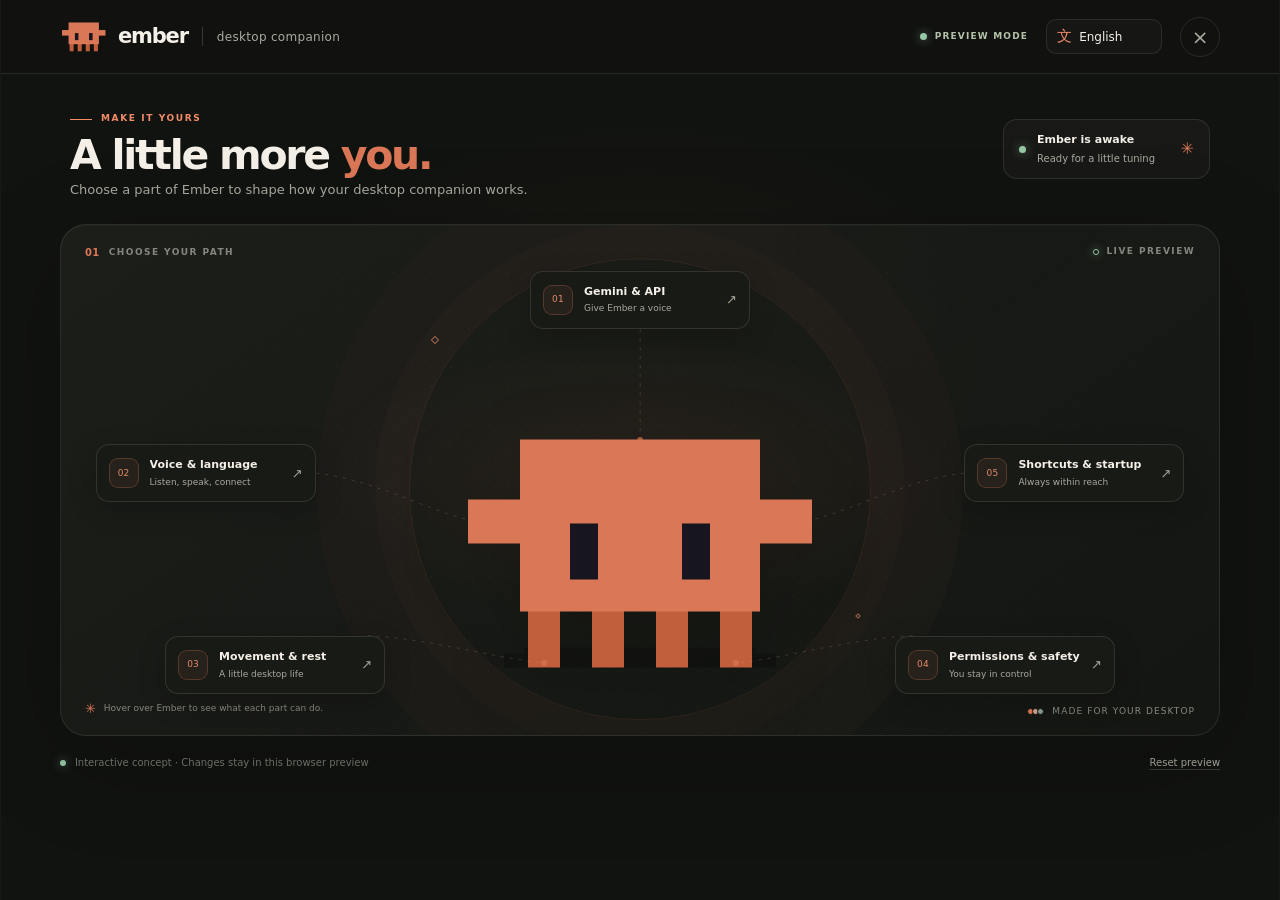
<file: preview/index.html>
<!doctype html>
<html lang="en" dir="ltr">
  <head>
    <meta charset="utf-8" />
    <meta name="viewport" content="width=device-width, initial-scale=1" />
    <meta
      name="description"
      content="An interactive visual settings preview for Ember, your desktop companion."
    />
    <title>Ember — Your desktop companion</title>
    <link rel="stylesheet" href="./styles.css" />
    <script src="./app.js" defer></script>
  </head>
  <body>
    <div class="app-shell">
      <header class="topbar">
        <a class="brand" href="#" data-home data-i18n-aria="backToEmber" aria-label="Ember home">
          <svg class="brand-mark" viewBox="96 95 190 125" aria-hidden="true" focusable="false">
            <rect class="brand-shadow" x="122" y="207" width="136" height="7" />
            <rect class="brand-leg" x="134" y="182" width="16" height="32" />
            <rect class="brand-leg" x="166" y="182" width="16" height="32" />
            <rect class="brand-leg" x="198" y="182" width="16" height="32" />
            <rect class="brand-leg" x="230" y="182" width="16" height="32" />
            <rect class="brand-body" x="104" y="130" width="28" height="22" />
            <rect class="brand-body" x="248" y="130" width="28" height="22" />
            <rect class="brand-body" x="130" y="100" width="120" height="86" />
            <rect class="brand-eye" x="155" y="142" width="14" height="28" />
            <rect class="brand-eye" x="211" y="142" width="14" height="28" />
          </svg>
          <span class="brand-name">ember</span>
          <span class="brand-divider"></span>
          <span class="brand-caption" data-i18n="companion">desktop companion</span>
        </a>
        <div class="topbar-tools">
          <span class="preview-badge"><span></span><span data-i18n="previewMode">PREVIEW MODE</span></span>
          <label class="language-control" data-i18n-title="interfaceLanguage">
            <span class="sr-only" data-i18n="interfaceLanguage">Interface language</span>
            <span class="language-symbol" aria-hidden="true">文</span>
            <select id="language-select" data-i18n-aria="interfaceLanguage" aria-label="Interface language">
              <option value="en">English</option>
              <option value="ar">العربية</option>
            </select>
          </label>
          <button class="icon-button close-button" type="button" data-i18n-aria="closePreview" aria-label="Close preview" title="Close preview">
            <span aria-hidden="true">×</span>
          </button>
        </div>
      </header>

      <main>
        <section class="home-view" id="home-view" aria-labelledby="home-title">
          <div class="home-intro">
            <div class="intro-copy">
              <span class="eyebrow"><span class="eyebrow-line"></span><span data-i18n="personalize">MAKE IT YOURS</span></span>
              <h1 id="home-title" data-i18n="homeTitle">A little more <em>you.</em></h1>
              <p data-i18n="homeDescription">Choose a part of Ember to shape how your desktop companion works.</p>
            </div>
            <div class="awake-chip">
              <span class="awake-dot"></span>
              <span>
                <strong data-i18n="awake">Ember is awake</strong>
                <small data-i18n="readyToTune">Ready for a little tuning</small>
              </span>
              <span class="awake-spark" aria-hidden="true">✳</span>
            </div>
          </div>

          <div class="orbit-stage" id="orbit-stage">
            <div class="stage-ornament ornament-a" aria-hidden="true"></div>
            <div class="stage-ornament ornament-b" aria-hidden="true"></div>
            <div class="stage-label stage-label-left">
              <span class="stage-label-index">01</span>
              <span data-i18n="choosePath">CHOOSE YOUR PATH</span>
            </div>
            <div class="stage-label stage-label-right">
              <span class="stage-label-live"><i></i><span data-i18n="livePreview">LIVE PREVIEW</span></span>
            </div>
            <svg class="orbit-lines" viewBox="0 0 1100 570" preserveAspectRatio="none" aria-hidden="true">
              <path data-connector="api" />
              <path data-connector="voice" />
              <path data-connector="shortcuts" />
              <path data-connector="behavior" />
              <path data-connector="safety" />
              <circle data-connector-dot="api" r="3" />
              <circle data-connector-dot="voice" r="3" />
              <circle data-connector-dot="shortcuts" r="3" />
              <circle data-connector-dot="behavior" r="3" />
              <circle data-connector-dot="safety" r="3" />
            </svg>

            <button class="orbit-link orbit-gemini" type="button" data-page="api">
              <span class="orbit-index">01</span>
              <span class="orbit-copy"><strong data-i18n="gemini">Gemini & API</strong><small data-i18n="geminiSub">Give Ember a voice</small></span>
              <span class="orbit-arrow" aria-hidden="true">↗</span>
            </button>
            <button class="orbit-link orbit-voice" type="button" data-page="voice">
              <span class="orbit-index">02</span>
              <span class="orbit-copy"><strong data-i18n="voice">Voice & language</strong><small data-i18n="voiceSub">Listen, speak, connect</small></span>
              <span class="orbit-arrow" aria-hidden="true">↗</span>
            </button>
            <button class="orbit-link orbit-shortcuts" type="button" data-page="shortcuts">
              <span class="orbit-index">05</span>
              <span class="orbit-copy"><strong data-i18n="shortcuts">Shortcuts & startup</strong><small data-i18n="shortcutsSub">Always within reach</small></span>
              <span class="orbit-arrow" aria-hidden="true">↗</span>
            </button>
            <button class="orbit-link orbit-behavior" type="button" data-page="behavior">
              <span class="orbit-index">03</span>
              <span class="orbit-copy"><strong data-i18n="behavior">Movement & rest</strong><small data-i18n="behaviorSub">A little desktop life</small></span>
              <span class="orbit-arrow" aria-hidden="true">↗</span>
            </button>
            <button class="orbit-link orbit-safety" type="button" data-page="safety">
              <span class="orbit-index">04</span>
              <span class="orbit-copy"><strong data-i18n="safety">Permissions & safety</strong><small data-i18n="safetySub">You stay in control</small></span>
              <span class="orbit-arrow" aria-hidden="true">↗</span>
            </button>

            <div class="character-wrap" id="character-wrap" tabindex="0" data-i18n-aria="emberCharacter" aria-label="Ember">
              <svg class="ember-character" viewBox="0 0 380 250" role="img" aria-labelledby="ember-title ember-desc">
                <title id="ember-title">Ember, a small orange desktop companion</title>
                <desc id="ember-desc">A friendly pixel-art character with a rectangular orange body, four legs, two arms, and two dark eyes.</desc>
                <g class="character-idle">
                  <g class="character-shadow">
                    <rect x="122" y="207" width="136" height="7" />
                    <rect x="132" y="204" width="116" height="3" />
                  </g>
                  <g class="character-legs">
                    <rect x="134" y="182" width="16" height="32" />
                    <rect x="166" y="182" width="16" height="32" />
                    <rect x="198" y="182" width="16" height="32" />
                    <rect x="230" y="182" width="16" height="32" />
                  </g>
                  <g class="character-arms">
                    <rect x="104" y="130" width="28" height="22" />
                    <rect x="248" y="130" width="28" height="22" />
                  </g>
                  <rect class="character-body" x="130" y="100" width="120" height="86" />
                  <g class="character-eyes">
                    <rect x="155" y="142" width="14" height="28" />
                    <rect x="211" y="142" width="14" height="28" />
                  </g>
                </g>
                <a class="part-hit" href="#api" data-page="api" data-i18n-aria="gemini" aria-label="Gemini and API settings">
                  <title>Gemini & API</title><rect x="151" y="91" width="78" height="58" rx="10" />
                </a>
                <a class="part-hit" href="#voice" data-page="voice" data-i18n-aria="voice" aria-label="Voice and language settings">
                  <title>Voice & language</title><rect x="92" y="119" width="54" height="48" rx="10" />
                </a>
                <a class="part-hit" href="#shortcuts" data-page="shortcuts" data-i18n-aria="shortcuts" aria-label="Shortcuts and startup settings">
                  <title>Shortcuts & startup</title><rect x="234" y="119" width="54" height="48" rx="10" />
                </a>
                <a class="part-hit" href="#behavior" data-page="behavior" data-i18n-aria="behavior" aria-label="Movement and rest settings">
                  <title>Movement & rest</title><rect x="124" y="175" width="64" height="46" rx="10" />
                </a>
                <a class="part-hit" href="#safety" data-page="safety" data-i18n-aria="safety" aria-label="Permissions and safety settings">
                  <title>Permissions & safety</title><rect x="192" y="175" width="64" height="46" rx="10" />
                </a>
              </svg>
              <div class="character-plinth">
                <span data-i18n="emberPixelPal">YOUR PIXEL PAL</span>
                <span class="plinth-rule"></span>
                <span>v 0.1 <b>•</b> <span data-i18n="desktop">DESKTOP</span></span>
              </div>
            </div>

            <div class="stage-note stage-note-left">
              <span class="note-spark" aria-hidden="true">✳</span>
              <span data-i18n="hoverHint">Hover over Ember to see what each part can do.</span>
            </div>
            <div class="stage-note stage-note-right">
              <span class="note-avatars" aria-hidden="true"><i></i><i></i><i></i></span>
              <span data-i18n="yourDesktop">MADE FOR YOUR DESKTOP</span>
            </div>
          </div>

          <footer class="home-footer">
            <span class="footer-note"><span class="footer-signal"></span><span data-i18n="previewDisclaimer">Interactive concept · Changes stay in this browser preview</span></span>
            <button class="text-button" type="button" data-reset data-i18n="resetPreview">Reset preview</button>
          </footer>
        </section>

        <section class="settings-view" id="settings-view" hidden aria-labelledby="section-title">
          <aside class="settings-rail">
            <button class="avatar-back" type="button" data-home data-i18n-aria="backToEmber" aria-label="Return to Ember">
              <span class="avatar-ring">
                <svg viewBox="96 95 190 125" aria-hidden="true">
                  <rect fill="#C15F3C" x="134" y="182" width="16" height="32" />
                  <rect fill="#C15F3C" x="166" y="182" width="16" height="32" />
                  <rect fill="#C15F3C" x="198" y="182" width="16" height="32" />
                  <rect fill="#C15F3C" x="230" y="182" width="16" height="32" />
                  <rect fill="#DA7756" x="104" y="130" width="28" height="22" />
                  <rect fill="#DA7756" x="248" y="130" width="28" height="22" />
                  <rect fill="#DA7756" x="130" y="100" width="120" height="86" />
                  <rect fill="#17151F" x="155" y="142" width="14" height="28" />
                  <rect fill="#17151F" x="211" y="142" width="14" height="28" />
                </svg>
              </span>
              <span class="avatar-back-label" data-i18n="backToEmber">Back to Ember</span>
            </button>
            <div class="rail-caption"><span data-i18n="settings">SETTINGS</span><span class="rail-caption-line"></span></div>
            <nav class="section-nav" aria-label="Settings sections">
              <button type="button" data-page="api"><span class="nav-number">01</span><span data-i18n="gemini">Gemini & API</span><span class="nav-arrow">↗</span></button>
              <button type="button" data-page="voice"><span class="nav-number">02</span><span data-i18n="voice">Voice & language</span><span class="nav-arrow">↗</span></button>
              <button type="button" data-page="behavior"><span class="nav-number">03</span><span data-i18n="behavior">Movement & rest</span><span class="nav-arrow">↗</span></button>
              <button type="button" data-page="safety"><span class="nav-number">04</span><span data-i18n="safety">Permissions & safety</span><span class="nav-arrow">↗</span></button>
              <button type="button" data-page="shortcuts"><span class="nav-number">05</span><span data-i18n="shortcuts">Shortcuts & startup</span><span class="nav-arrow">↗</span></button>
            </nav>
            <div class="rail-bottom">
              <span class="rail-dot"></span>
              <span><strong data-i18n="localPreview">Local preview</strong><small data-i18n="nothingSent">Nothing is sent or saved to Ember.</small></span>
            </div>
          </aside>

          <div class="settings-main">
            <div class="settings-topline">
              <div class="breadcrumbs"><span data-i18n="preferences">PREFERENCES</span><span>/</span><strong id="section-crumb">Gemini & API</strong></div>
              <button class="quiet-button" type="button" data-reset data-i18n="resetDefaults">Reset defaults</button>
            </div>
            <div class="settings-content" id="settings-content"></div>
            <footer class="settings-footer">
              <span class="save-feedback" id="save-feedback" role="status" aria-live="polite"></span>
              <span class="footer-note" data-i18n="previewOnly">Preview only — no settings are applied to the desktop app.</span>
              <button class="save-button" type="button" id="save-button"><span data-i18n="saveChanges">Save changes</span><span aria-hidden="true">↗</span></button>
            </footer>
          </div>
        </section>
      </main>
      <div class="toast" id="toast" role="status" aria-live="polite"></div>
    </div>
    <div class="chat-scrim" id="chat-scrim" hidden></div>
    <div class="character-bubble voice-composer" id="voice-composer" hidden>
      <label class="voice-composer-title" for="voice-question" data-i18n="composerTitle">Ask Ember</label>
      <textarea
        class="voice-composer-input"
        id="voice-question"
        rows="2"
        maxlength="1200"
        data-i18n-placeholder="composerPlaceholder"
        data-i18n-aria="composerTitle"
        placeholder="Write a question…"
        aria-label="Write a question for Ember"
      ></textarea>
      <div class="voice-composer-footer">
        <p class="voice-composer-help" data-i18n="composerHelp">Click here to type · hold right-click on Ember to record</p>
        <button class="composer-send" type="button" id="send-question" data-i18n-aria="sendQuestion" aria-label="Send question">
          <svg viewBox="0 0 20 20" aria-hidden="true">
            <path d="M3 10h13M10 4l6 6-6 6" />
          </svg>
        </button>
      </div>
      <p class="voice-composer-privacy" data-i18n="microphonePrivacy">
        Audio stays in this browser and is discarded. Nothing is sent to Gemini.
      </p>
      <p class="voice-composer-status" id="voice-status" role="status" aria-live="polite"></p>
      <div class="voice-wave" id="voice-wave" aria-hidden="true">
        <i></i><i></i><i></i><i></i><i></i><i></i><i></i>
      </div>
      <i class="composer-tail" aria-hidden="true"></i>
    </div>
    <section
      class="conversation-window"
      id="conversation-window"
      role="dialog"
      aria-modal="true"
      aria-labelledby="conversation-title"
      tabindex="-1"
      hidden
    >
      <header class="conversation-header">
        <button
          class="conversation-return"
          id="conversation-return"
          type="button"
          data-i18n-aria="returnEmber"
          aria-label="Return Ember to the stage"
          title="Return Ember to the stage"
        >
          <svg viewBox="96 95 190 125" aria-hidden="true" focusable="false">
            <rect class="brand-leg" x="134" y="182" width="16" height="32" />
            <rect class="brand-leg" x="166" y="182" width="16" height="32" />
            <rect class="brand-leg" x="198" y="182" width="16" height="32" />
            <rect class="brand-leg" x="230" y="182" width="16" height="32" />
            <rect class="brand-body" x="104" y="130" width="28" height="22" />
            <rect class="brand-body" x="248" y="130" width="28" height="22" />
            <rect class="brand-body" x="130" y="100" width="120" height="86" />
            <rect class="brand-eye" x="155" y="142" width="14" height="28" />
            <rect class="brand-eye" x="211" y="142" width="14" height="28" />
          </svg>
        </button>
        <div class="conversation-heading">
          <h2 id="conversation-title" data-i18n="conversationTitle">A little chat</h2>
          <p data-i18n="conversationSubtitle">Your question, then Ember's reply</p>
        </div>
        <span class="conversation-status" aria-hidden="true"></span>
      </header>
      <div class="conversation-notice" data-i18n="conversationPreviewNotice">
        Preview reply only · Gemini is not connected
      </div>
      <ol class="conversation-messages" id="conversation-messages" aria-live="polite"></ol>
    </section>
    <div class="traveling-ember" id="traveling-ember" aria-hidden="true"></div>
  </body>
</html>
</file>
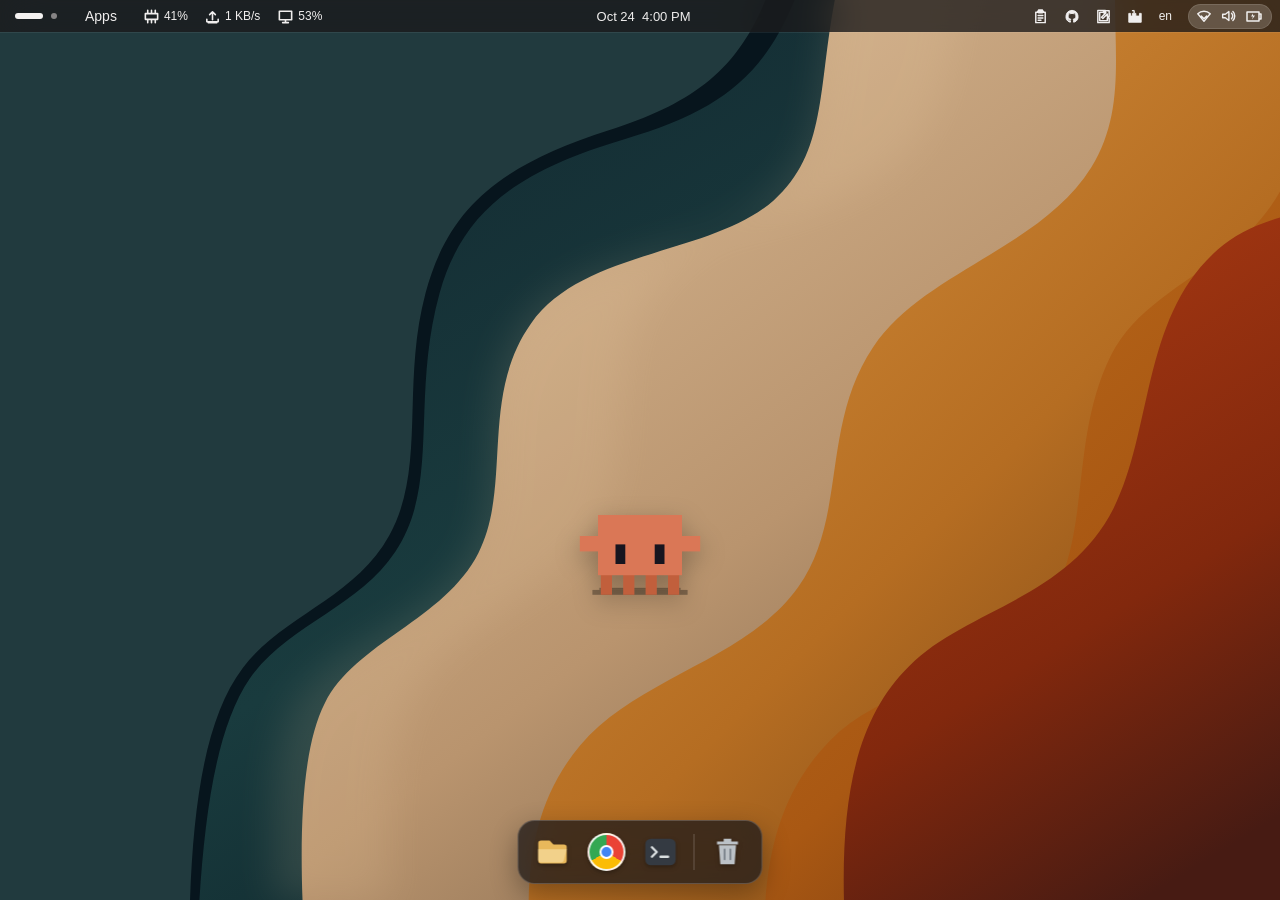
<file: review/index.html>
<!doctype html>
<html lang="en">
  <head>
    <meta charset="utf-8" />
    <meta name="viewport" content="width=device-width, initial-scale=1" />
    <meta
      name="description"
      content="A visual preview of an Ember conversation on the Ubuntu desktop."
    />
    <title>Ubuntu desktop — Ember review</title>
    <link rel="stylesheet" href="./desktop.css" />
    <script src="./review.js" defer></script>
  </head>
  <body>
    <main class="desktop" aria-label="Ubuntu desktop">
      <header class="system-panel" aria-label="System panel">
        <div class="panel-left">
          <span class="workspace-pill" aria-hidden="true"></span>
          <span class="panel-dot" aria-hidden="true"></span>
          <span class="apps-label">Apps</span>
          <span class="system-readout">
            <svg viewBox="0 0 18 18" aria-hidden="true">
              <path d="M5 2.5v3M9 2.5v3M13 2.5v3M5 12.5v3M9 12.5v3M13 12.5v3M2.5 6h13v6h-13z" />
            </svg>
            <span>41%</span>
          </span>
          <span class="system-readout">
            <svg viewBox="0 0 18 18" aria-hidden="true">
              <path d="M9 12.5V4m0 0L6 7m3-3 3 3M3 12v2.5h12V12M4.5 15.5h9" />
            </svg>
            <span>1 KB/s</span>
          </span>
          <span class="system-readout transfer-readout">
            <svg viewBox="0 0 18 18" aria-hidden="true">
              <path d="M2.5 3.5h13v9h-13zM6 15.5h6M9 12.5v3" />
            </svg>
            <span>53%</span>
          </span>
        </div>

        <time class="panel-clock" datetime="2026-10-24T16:00">Oct 24&nbsp;&nbsp;4:00 PM</time>

        <div class="panel-right" aria-label="System status">
          <svg viewBox="0 0 18 18" aria-label="Clipboard">
            <path d="M6 3.5h6M7 2h4v3H7zM4 4.5h2M12 4.5h2v11H4v-11h2M6.5 8h5M6.5 10.5h5M6.5 13h3" />
          </svg>
          <svg viewBox="0 0 18 18" aria-label="GitHub">
            <path d="M9 2.2a6.8 6.8 0 0 0-2.15 13.25c.34.06.46-.15.46-.33v-1.2c-1.89.41-2.29-.8-2.29-.8-.31-.78-.76-.99-.76-.99-.62-.43.05-.42.05-.42.68.05 1.04.69 1.04.69.61 1.04 1.61.74 2 .57.06-.45.24-.74.44-.91-1.51-.17-3.1-.76-3.1-3.36 0-.74.26-1.34.69-1.81-.07-.17-.3-.86.07-1.79 0 0 .57-.18 1.87.69a6.5 6.5 0 0 1 3.4 0c1.3-.87 1.87-.69 1.87-.69.37.93.14 1.62.07 1.79.43.47.69 1.07.69 1.81 0 2.61-1.6 3.19-3.12 3.36.25.22.47.63.47 1.27v1.79c0 .18.12.4.47.33A6.8 6.8 0 0 0 9 2.2z" />
          </svg>
          <svg viewBox="0 0 18 18" aria-label="Open application">
            <path d="M3 2.5h8v2H5v9h8v-3h2v5H3zM9 3h6v6h-2V6.4l-4.7 4.7-1.4-1.4L11.6 5H9z" />
          </svg>
          <svg viewBox="0 0 18 18" aria-label="Extensions">
            <path d="M6 2.5h2v3h2v3h4v-3h2v10H2v-10h2v3h2v-3h2v-3z" />
          </svg>
          <span class="input-language">en</span>
          <span class="quick-status">
            <svg viewBox="0 0 18 18" aria-label="Network">
              <path d="M2 6.5a10 10 0 0 1 14 0L9 15zM6 9l3 3 3-3" />
            </svg>
            <svg viewBox="0 0 18 18" aria-label="Sound">
              <path d="M3 7h3l4-3v10l-4-3H3zM13 6a4.5 4.5 0 0 1 0 6m1.5-8a7 7 0 0 1 0 10" />
            </svg>
            <span class="battery" aria-label="Battery charging">
              <svg viewBox="0 0 18 18" aria-hidden="true">
                <path d="M2 5h12v9H2zM14 7h2v5h-2z" />
                <path class="battery-bolt" d="m8 6.5-2 3h2l-1 3 3-4H8z" />
              </svg>
            </span>
          </span>
        </div>
      </header>

      <nav class="desktop-dock" aria-label="Desktop applications">
        <span class="dock-item" aria-label="Files" title="Files">
          <svg viewBox="0 0 40 40" aria-hidden="true">
            <path d="M5 11a3 3 0 0 1 3-3h9l4 4h11a3 3 0 0 1 3 3v14a3 3 0 0 1-3 3H8a3 3 0 0 1-3-3z" fill="#e8b85b" />
            <path d="M5 17h30l-3 12a3 3 0 0 1-3 2H8a3 3 0 0 1-3-3z" fill="#f2d18a" />
          </svg>
        </span>
        <span class="dock-item dock-item-active" id="chrome-dock-item" aria-label="Google Chrome" title="Google Chrome">
          <span class="chrome-mark" aria-hidden="true"><span></span></span>
          <span class="dock-running-indicator" aria-hidden="true"></span>
        </span>
        <span class="dock-item" aria-label="Terminal" title="Terminal">
          <svg viewBox="0 0 40 40" aria-hidden="true">
            <rect x="4" y="6" width="32" height="28" rx="6" fill="#343a42" />
            <path d="m11 15 5 5-5 5m9 0h8" fill="none" stroke="#d9dedf" stroke-linecap="round" stroke-linejoin="round" stroke-width="2.5" />
          </svg>
        </span>
        <span class="dock-divider" aria-hidden="true"></span>
        <span class="dock-item" aria-label="Trash" title="Trash">
          <svg viewBox="0 0 40 40" aria-hidden="true">
            <path d="M11 13h18l-1.5 20h-15zM9 9h22v3H9zm7-3h8v3h-8z" fill="#bcc2c7" />
            <path d="M17 17v11m6-11v11" stroke="#687079" stroke-linecap="round" stroke-width="1.5" />
          </svg>
        </span>
      </nav>

      <section
        class="chat-window"
        id="chat-window"
        aria-label="Ember conversation preview"
        tabindex="-1"
        hidden
      >
        <header class="chat-header">
          <div class="chat-identity">
            <span class="chat-avatar" aria-hidden="true">
              <svg viewBox="0 0 28 28">
                <path d="M8 3h12v4h4v14h-4v4H8v-4H4V7h4z" />
                <path class="chat-avatar-eye" d="M9 12h3v4H9zm7 0h3v4h-3z" />
              </svg>
            </span>
            <div class="chat-heading">
              <h1 id="chat-title">Ember</h1>
              <p id="chat-subtitle">Here whenever you need a hand</p>
            </div>
          </div>
          <div class="chat-header-actions">
            <span
              class="chat-online"
              id="chat-online"
              role="status"
              aria-label="Ember is available"
            ><span class="chat-online-dot" aria-hidden="true"></span><span id="chat-online-label">Available</span></span>
            <button
              class="chat-close"
              id="chat-close"
              type="button"
              aria-label="Close conversation"
              title="Close conversation"
            >
              <svg viewBox="0 0 20 20" aria-hidden="true">
                <path d="m5 5 10 10M15 5 5 15" />
              </svg>
            </button>
          </div>
        </header>

        <div class="chat-preview-note" role="note">
          <span class="chat-preview-indicator" aria-hidden="true"></span>
          <span id="chat-preview-label">Preview replies only · Gemini is not connected</span>
        </div>

        <div
          class="chat-thread"
          id="chat-thread"
          aria-label="Conversation"
          aria-live="polite"
          aria-relevant="additions"
        >
          <p class="chat-date" id="chat-date">Today</p>
          <article class="chat-message chat-message-user">
            <p class="chat-sender" id="chat-user-label">You</p>
            <p class="chat-bubble" id="chat-user-message" dir="auto">How do you help me focus?</p>
          </article>
          <article class="chat-message chat-message-ember">
            <p class="chat-sender" id="chat-ember-label">Ember · sample reply</p>
            <p class="chat-bubble" id="chat-ember-reply" dir="auto">
              This sample shows how a reply will look. Gemini is not connected in this preview.
            </p>
          </article>
        </div>
        <form class="chat-composer" id="chat-form">
          <label class="chat-input-label" for="chat-input" id="chat-input-label">Write a message to Ember</label>
          <div class="chat-input-row">
            <textarea
              class="chat-input"
              id="chat-input"
              rows="1"
              maxlength="1200"
              placeholder="Ask Ember anything…"
              aria-describedby="chat-composer-hint chat-status"
            ></textarea>
            <button
              class="chat-send"
              id="chat-send"
              type="submit"
              aria-label="Send message"
              title="Send message"
            >
              <svg viewBox="0 0 24 24" aria-hidden="true">
                <path d="M4 11.5 20 4l-4.5 16-3.1-6.4L4 11.5Zm8.4 2.1L20 4" />
              </svg>
            </button>
          </div>
          <div class="chat-composer-footer">
            <p class="chat-composer-hint" id="chat-composer-hint">Enter to send · Shift+Enter for a new line</p>
            <p class="chat-status" id="chat-status" role="status" aria-live="polite"></p>
          </div>
        </form>
      </section>
      <section
        class="browser-preview"
        id="browser-preview"
        aria-label="Chrome website preview"
        aria-live="off"
        hidden
      >
        <header class="browser-titlebar">
          <div class="browser-tab" id="browser-tab">
            <span class="browser-tab-icon" aria-hidden="true"></span>
            <span class="browser-tab-title">Search preview</span>
            <span class="browser-tab-close" aria-hidden="true">
              <svg viewBox="0 0 16 16"><path d="m4 4 8 8m0-8-8 8" /></svg>
            </span>
          </div>
          <button
            class="browser-window-close"
            id="browser-close"
            type="button"
            aria-label="Close website preview"
            title="Close preview"
          >
            <svg viewBox="0 0 18 18" aria-hidden="true">
              <path d="m5 5 8 8m0-8-8 8" />
            </svg>
          </button>
        </header>
        <div class="browser-toolbar">
          <div class="browser-nav-icons" aria-hidden="true">
            <svg viewBox="0 0 18 18"><path d="m11 4-5 5 5 5" /></svg>
            <svg viewBox="0 0 18 18"><path d="m7 4 5 5-5 5" /></svg>
            <svg viewBox="0 0 18 18"><path d="M14.5 8a5.5 5.5 0 1 0 .2 2M14.5 4.5V8H11" /></svg>
          </div>
          <div class="browser-address">
            <svg viewBox="0 0 18 18" aria-hidden="true">
              <circle cx="9" cy="9" r="6.2" />
              <path d="M2.9 9h12.2M9 2.8a10 10 0 0 1 0 12.4M9 2.8a10 10 0 0 0 0 12.4" />
            </svg>
            <span id="browser-address-text">google.com/search</span>
          </div>
          <span class="browser-profile" aria-hidden="true">A</span>
        </div>
        <div class="browser-content" id="browser-content">
          <div class="browser-preview-banner">
            <span class="browser-preview-dot" aria-hidden="true"></span>
            <span id="browser-preview-status">Animation preview · nothing is sent to a website</span>
          </div>
          <div class="search-page">
            <div class="search-brand" aria-label="Search preview">
              <span class="search-brand-mark" aria-hidden="true">
                <svg viewBox="0 0 32 32">
                  <circle cx="14" cy="14" r="8.5" />
                  <path d="m20.5 20.5 7 7" />
                  <path class="search-brand-spark" d="m23 3 1.2 3.8L28 8l-3.8 1.2L23 13l-1.2-3.8L18 8l3.8-1.2z" />
                </svg>
              </span>
              <span>Search</span>
            </div>
            <label class="browser-search-box" for="browser-query">
              <svg viewBox="0 0 20 20" aria-hidden="true">
                <circle cx="8.5" cy="8.5" r="5.5" />
                <path d="m12.5 12.5 4 4" />
              </svg>
              <input id="browser-query" aria-label="Search preview query" readonly value="" />
              <span class="typing-caret" id="typing-caret" aria-hidden="true"></span>
              <span class="search-submit-icon" aria-hidden="true">
                <svg viewBox="0 0 20 20"><path d="M4 10h11m-4-4 4 4-4 4" /></svg>
              </span>
            </label>
            <div class="search-results" id="search-results" hidden>
              <p class="search-results-count" id="search-results-count">Preview results</p>
              <article class="search-result">
                <span class="search-result-source">Ember · interactive preview</span>
                <h2 id="search-result-title">Your search will appear here</h2>
                <p id="search-result-description">This browser scene demonstrates Ember carrying out a search request. It doesn't load an external website or claim live results.</p>
              </article>
              <div class="search-result-placeholder" aria-hidden="true">
                <span></span><span></span>
              </div>
            </div>
          </div>
        </div>
      </section>
      <div
        class="desktop-ember"
        id="desktop-ember"
        role="button"
        tabindex="0"
        aria-haspopup="dialog"
        aria-label="Ember, your desktop companion. Right-click to ask a question."
      >
        <svg class="desktop-ember-art" viewBox="0 0 380 250" aria-hidden="true">
          <g class="desktop-ember-shadow">
            <rect x="122" y="207" width="136" height="7" />
            <rect x="132" y="204" width="116" height="3" />
          </g>
          <g class="desktop-ember-body">
            <g class="desktop-ember-legs">
              <rect x="134" y="182" width="16" height="32" />
              <rect x="166" y="182" width="16" height="32" />
              <rect x="198" y="182" width="16" height="32" />
              <rect x="230" y="182" width="16" height="32" />
            </g>
            <g class="desktop-ember-arms">
              <rect x="104" y="130" width="28" height="22" />
              <rect x="248" y="130" width="28" height="22" />
            </g>
            <rect class="desktop-ember-torso" x="130" y="100" width="120" height="86" />
            <g class="desktop-ember-eyes" id="desktop-ember-eyes">
              <g class="desktop-ember-eye-shapes">
                <rect x="155" y="142" width="14" height="28" />
                <rect x="211" y="142" width="14" height="28" />
              </g>
            </g>
          </g>
        </svg>
        <svg class="ember-laptop" id="ember-laptop" viewBox="0 0 76 54" aria-hidden="true">
          <path class="laptop-screen-frame" d="M14 5h47a4 4 0 0 1 4 4v31H10V9a4 4 0 0 1 4-4Z" />
          <path class="laptop-screen" d="M15 10h45v25H15z" />
          <path class="laptop-screen-glint" d="M19 14h14v2H19zM19 19h27v2H19zM19 24h21v2H19z" />
          <path class="laptop-base" d="M7 40h61l5 6a3 3 0 0 1-3 3H5a3 3 0 0 1-3-3z" />
          <path class="laptop-trackpad" d="M31 42h13v2H31z" />
        </svg>
        <div class="ember-sleep-decor" aria-hidden="true">
          <span class="ember-sleep-zzz">Zzzzz</span>
        </div>
      </div>

      <section class="ask-bubble" id="ask-bubble" role="dialog" aria-labelledby="ask-title" hidden>
        <form class="ask-form" id="ask-form">
          <label class="ask-title" id="ask-title" for="ask-question">Ask Ember</label>
          <textarea
            class="ask-question"
            id="ask-question"
            rows="2"
            maxlength="1200"
            placeholder="Type a question for Ember…"
            aria-label="Type a question for Ember"
          ></textarea>
          <div class="voice-meter" id="voice-meter" role="status" aria-label="Recording audio" hidden>
            <span class="voice-meter-bars" aria-hidden="true">
              <i></i><i></i><i></i><i></i><i></i><i></i><i></i>
              <i></i><i></i><i></i><i></i><i></i><i></i><i></i>
              <i></i><i></i><i></i>
            </span>
          </div>
          <div class="ask-actions">
            <button class="ask-send" type="submit" aria-label="Send question" title="Send question">
              <svg viewBox="0 0 20 20" aria-hidden="true">
                <path d="M5 5h10v10H5zM2 8h3v4H2zM15 8h3v4h-3zM7 15h2v3H7zM11 15h2v3h-2z" />
                <path class="ask-send-eyes" d="M7 8h2v4H7zM11 8h2v4h-2z" />
              </svg>
            </button>
          </div>
          <p class="ask-status" id="ask-status" role="status" aria-live="polite"></p>
        </form>
        <i class="ask-tail" aria-hidden="true"></i>
      </section>
    </main>
  </body>
</html>
</file>
<file: preview/styles.css>
@font-face {
  font-family: "AlMotLaQ";
  src: url("./fonts/almotlaq-regular.ttf") format("truetype");
  font-style: normal;
  font-weight: 400;
  font-display: swap;
}

@font-face {
  font-family: "AlMotLaQ";
  src: url("./fonts/almotlaq-bold.ttf") format("truetype");
  font-style: normal;
  font-weight: 700;
  font-display: swap;
}

:root {
  color-scheme: dark;
  --ink: #111310;
  --ink-soft: #171915;
  --panel: #1b1d19;
  --panel-raised: #22241f;
  --panel-hover: #292b25;
  --line: rgba(242, 235, 221, 0.1);
  --line-strong: rgba(242, 235, 221, 0.17);
  --paper: #f4f0e8;
  --muted: #aaa99f;
  --quiet: #777a70;
  --ember: #da7756;
  --ember-bright: #f28c67;
  --ember-dark: #c15f3c;
  --mint: #96c8a5;
  --blue: #9cb5d0;
  --danger: #e28a7d;
  font-family: Inter, "Segoe UI", Ubuntu, system-ui, sans-serif;
  font-synthesis: none;
  text-rendering: optimizeLegibility;
  -webkit-font-smoothing: antialiased;
  -moz-osx-font-smoothing: grayscale;
  background: var(--ink);
  color: var(--paper);
}

* {
  box-sizing: border-box;
}

html {
  min-width: 320px;
  min-height: 100%;
  background: var(--ink);
}

body {
  margin: 0;
  min-width: 320px;
  min-height: 100vh;
  background:
    radial-gradient(ellipse at 50% 45%, rgba(108, 60, 42, 0.12), transparent 42%),
    var(--ink);
  color: var(--paper);
  font-size: 14px;
  line-height: 1.5;
}

button,
input,
select {
  font: inherit;
}

button,
select {
  cursor: pointer;
}

button:focus-visible,
input:focus-visible,
select:focus-visible,
a:focus-visible {
  outline: 2px solid var(--ember-bright);
  outline-offset: 4px;
}

button:disabled {
  cursor: not-allowed;
  opacity: 0.55;
}

[hidden] {
  display: none !important;
}

.app-shell {
  min-height: 100vh;
  max-width: 1680px;
  margin: 0 auto;
  overflow: hidden;
  border-inline: 1px solid rgba(255, 255, 255, 0.025);
}

.topbar {
  height: 74px;
  padding: 0 clamp(22px, 4.6vw, 72px);
  display: flex;
  align-items: center;
  justify-content: space-between;
  border-bottom: 1px solid var(--line);
  background: rgba(17, 19, 16, 0.84);
}

.brand {
  color: var(--paper);
  display: inline-flex;
  align-items: center;
  gap: 10px;
  text-decoration: none;
}

.brand-mark {
  width: 48px;
  height: 36px;
  flex: 0 0 auto;
  display: block;
  overflow: visible;
  image-rendering: pixelated;
}

.brand-shadow {
  fill: #000;
  opacity: 0.28;
}

.brand-leg {
  fill: #c15f3c;
}

.brand-body {
  fill: #da7756;
}

.brand-eye {
  fill: #17151f;
}

.brand-name {
  font-size: 21px;
  letter-spacing: -0.055em;
  font-weight: 720;
}

.brand-divider {
  height: 19px;
  width: 1px;
  background: var(--line-strong);
  margin-inline: 4px;
}

.brand-caption {
  color: var(--muted);
  font-size: 12px;
  letter-spacing: 0.025em;
}

.topbar-tools {
  display: flex;
  align-items: center;
  gap: 18px;
}

.preview-badge {
  display: inline-flex;
  gap: 8px;
  align-items: center;
  color: #b4c2a8;
  font-size: 9px;
  letter-spacing: 0.13em;
  font-weight: 700;
}

.preview-badge > span:first-child,
.footer-signal,
.awake-dot {
  width: 7px;
  height: 7px;
  background: var(--mint);
  border-radius: 50%;
  box-shadow: 0 0 10px rgba(150, 200, 165, 0.56);
}

.language-control {
  height: 35px;
  display: inline-flex;
  align-items: center;
  gap: 7px;
  color: var(--muted);
  padding: 0 10px;
  border: 1px solid var(--line);
  border-radius: 10px;
  background: rgba(255, 255, 255, 0.025);
}

.language-symbol {
  color: var(--ember-bright);
  font-size: 15px;
}

.language-control select {
  appearance: none;
  min-width: 72px;
  padding: 0;
  border: 0;
  outline: none;
  background: transparent;
  color: var(--paper);
  font-size: 12px;
}

.language-control select option,
.field-select option {
  background: #22241f;
  color: var(--paper);
}

.icon-button {
  width: 40px;
  height: 40px;
  border: 1px solid var(--line);
  border-radius: 50%;
  background: transparent;
  color: var(--muted);
  font-size: 20px;
  line-height: 1;
  transition: background 160ms ease, color 160ms ease, transform 160ms ease;
}

.icon-button:hover {
  background: var(--panel-hover);
  color: var(--paper);
  transform: rotate(90deg);
}

.home-view {
  padding: 0 clamp(22px, 4.6vw, 72px) 18px;
  animation: view-in 460ms cubic-bezier(0.2, 0.8, 0.2, 1) both;
}

.home-intro {
  max-width: 1140px;
  min-height: 150px;
  margin: 0 auto;
  display: flex;
  align-items: center;
  justify-content: space-between;
  gap: 24px;
}

.intro-copy {
  padding-block: 20px 14px;
}

.eyebrow {
  display: inline-flex;
  align-items: center;
  gap: 9px;
  color: var(--ember-bright);
  font-size: 9px;
  font-weight: 720;
  letter-spacing: 0.18em;
}

.eyebrow-line {
  width: 22px;
  height: 1px;
  background: currentColor;
}

h1,
h2,
h3,
p {
  margin-top: 0;
}

.home-intro h1 {
  margin: 7px 0 3px;
  font-size: clamp(31px, 3.2vw, 43px);
  line-height: 1.08;
  letter-spacing: -0.055em;
  font-weight: 570;
}

.home-intro h1 em {
  color: var(--ember);
  font-style: normal;
}

.home-intro p {
  margin: 0;
  max-width: 480px;
  color: var(--muted);
  font-size: 13px;
}

.awake-chip {
  min-width: 207px;
  padding: 12px 15px;
  border: 1px solid var(--line);
  border-radius: 14px;
  background: rgba(27, 29, 25, 0.74);
  display: flex;
  align-items: center;
  gap: 11px;
  position: relative;
}

.awake-chip .awake-dot {
  flex: 0 0 auto;
}

.awake-chip strong,
.awake-chip small {
  display: block;
}

.awake-chip strong {
  font-size: 11px;
  font-weight: 620;
}

.awake-chip small {
  color: var(--muted);
  margin-top: 2px;
  font-size: 10px;
}

.awake-spark {
  color: var(--ember);
  font-size: 16px;
  margin-inline-start: auto;
}

.orbit-stage {
  isolation: isolate;
  position: relative;
  max-width: 1220px;
  height: clamp(390px, min(40vw, calc(100vh - 340px)), 550px);
  min-height: 390px;
  margin: 0 auto;
  border: 1px solid rgba(240, 235, 219, 0.09);
  border-radius: 26px;
  overflow: hidden;
  background:
    radial-gradient(ellipse at 50% 50%, rgba(195, 103, 72, 0.095), transparent 38%),
    linear-gradient(145deg, rgba(30, 32, 27, 0.88), rgba(21, 23, 20, 0.82));
  box-shadow: 0 24px 100px rgba(0, 0, 0, 0.22), inset 0 1px rgba(255, 255, 255, 0.025);
}

.orbit-stage::before {
  content: "";
  z-index: -1;
  position: absolute;
  inset: 0;
  opacity: 0.25;
  background-image: radial-gradient(rgba(244, 240, 232, 0.25) 0.6px, transparent 0.7px);
  background-size: 19px 19px;
  mask-image: linear-gradient(90deg, transparent, #000 25%, #000 75%, transparent);
}

.orbit-stage::after {
  content: "";
  width: 460px;
  aspect-ratio: 1;
  position: absolute;
  z-index: -1;
  left: 50%;
  top: 50%;
  transform: translate(-50%, -48%);
  border: 1px solid rgba(218, 119, 86, 0.12);
  border-radius: 50%;
  box-shadow: 0 0 0 34px rgba(218, 119, 86, 0.025), 0 0 0 92px rgba(218, 119, 86, 0.018);
}

.stage-label {
  position: absolute;
  top: 20px;
  z-index: 2;
  display: flex;
  align-items: center;
  gap: 9px;
  color: #85877e;
  font-size: 9px;
  letter-spacing: 0.16em;
  font-weight: 650;
}

.stage-label-left {
  left: 24px;
}

.stage-label-right {
  right: 24px;
}

.stage-label-index {
  color: var(--ember);
  font-size: 10px;
  letter-spacing: 0.05em;
}

.stage-label-live {
  display: flex;
  align-items: center;
  gap: 7px;
}

.stage-label-live i {
  width: 6px;
  height: 6px;
  display: block;
  border: 1px solid var(--mint);
  border-radius: 50%;
  box-shadow: 0 0 9px rgba(150, 200, 165, 0.5);
}

.orbit-lines {
  position: absolute;
  inset: 0;
  z-index: 3;
  width: 100%;
  height: 100%;
  overflow: visible;
  pointer-events: none;
}

.orbit-lines path {
  fill: none;
  stroke: rgba(221, 164, 137, 0.21);
  stroke-width: 1;
  stroke-dasharray: 3 6;
}

.orbit-lines circle {
  fill: var(--ember);
  opacity: 0.65;
}

.orbit-link {
  position: absolute;
  z-index: 4;
  min-height: 58px;
  width: 220px;
  padding: 9px 12px;
  display: flex;
  align-items: center;
  gap: 11px;
  text-align: start;
  color: var(--paper);
  border: 1px solid rgba(242, 235, 221, 0.12);
  border-radius: 13px;
  background: rgba(25, 27, 23, 0.91);
  box-shadow: 0 8px 28px rgba(0, 0, 0, 0.18);
  backdrop-filter: blur(9px);
  transition: border-color 180ms ease, background 180ms ease, transform 180ms ease, box-shadow 180ms ease;
}

.orbit-link:hover {
  border-color: rgba(218, 119, 86, 0.58);
  background: rgba(38, 35, 30, 0.98);
  box-shadow: 0 10px 34px rgba(0, 0, 0, 0.26), 0 0 24px rgba(218, 119, 86, 0.08);
  transform: translateY(-3px);
}

.orbit-index {
  flex: 0 0 30px;
  height: 30px;
  display: grid;
  place-items: center;
  color: #e68d6d;
  border: 1px solid rgba(218, 119, 86, 0.27);
  border-radius: 9px;
  background: rgba(218, 119, 86, 0.08);
  font-size: 9px;
  letter-spacing: 0.02em;
}

.orbit-copy {
  min-width: 0;
}

.orbit-copy strong,
.orbit-copy small {
  display: block;
  overflow: hidden;
  text-overflow: ellipsis;
  white-space: nowrap;
}

.orbit-copy strong {
  font-size: 11px;
  font-weight: 640;
}

.orbit-copy small {
  margin-top: 2px;
  color: var(--muted);
  font-size: 9px;
}

.orbit-arrow {
  margin-inline-start: auto;
  color: #a2a297;
  font-size: 13px;
  transition: color 180ms ease, transform 180ms ease;
}

.orbit-link:hover .orbit-arrow {
  color: var(--ember-bright);
  transform: translate(2px, -2px);
}

.orbit-gemini {
  left: 50%;
  top: 9%;
  transform: translateX(-50%);
}

.orbit-gemini:hover {
  transform: translate(-50%, -3px);
}

.orbit-voice {
  left: 3%;
  top: 43%;
}

.orbit-shortcuts {
  right: 3%;
  top: 43%;
}

.orbit-behavior {
  left: 9%;
  bottom: 8%;
}

.orbit-safety {
  right: 9%;
  bottom: 8%;
}

.character-wrap {
  position: absolute;
  z-index: 2;
  width: min(67vw, 760px);
  left: 50%;
  top: 53%;
  transform: translate(-50%, -50%);
  filter: drop-shadow(0 20px 38px rgba(0, 0, 0, 0.15));
}

.ember-character {
  display: block;
  width: 100%;
  overflow: visible;
  image-rendering: pixelated;
}

.character-shadow {
  fill: #000;
  opacity: 0.23;
  transform-box: fill-box;
  transform-origin: center;
  animation: shadow-breathe 3.8s ease-in-out infinite;
}

.character-legs {
  fill: #c15f3c;
  transform-box: fill-box;
  transform-origin: center top;
  animation: tiny-step 3.8s ease-in-out infinite;
}

.character-arms,
.character-body {
  fill: #da7756;
}

.character-eyes {
  fill: #17151f;
}

.character-body {
  transform-box: fill-box;
  transform-origin: center bottom;
  animation: body-float 3.8s cubic-bezier(0.45, 0, 0.55, 1) infinite;
}

.character-arms {
  transform-box: fill-box;
  transform-origin: center;
  animation: arm-float 3.8s ease-in-out infinite;
}

.character-eyes {
  transform-box: fill-box;
  transform-origin: center;
}

.part-hit {
  fill: rgba(255, 255, 255, 0);
  stroke: rgba(255, 255, 255, 0);
  cursor: pointer;
  transition: fill 160ms ease, stroke 160ms ease;
}

.part-hit:hover,
.part-hit:focus-visible {
  fill: rgba(255, 207, 169, 0.1);
  stroke: rgba(255, 207, 169, 0.64);
  stroke-width: 1.5px;
  stroke-dasharray: 3 3;
}

.character-plinth {
  margin: -1px auto 0;
  display: flex;
  align-items: center;
  justify-content: center;
  gap: 10px;
  color: #a8a79e;
  font-size: 8px;
  letter-spacing: 0.16em;
}

.character-plinth b {
  color: var(--ember);
  margin-inline: 4px;
}

.plinth-rule {
  width: 38px;
  height: 1px;
  background: var(--line-strong);
}

.character-bubble {
  position: absolute;
  z-index: 5;
  top: 9%;
  right: 2%;
  max-width: 180px;
  padding: 10px 12px;
  border: 1px solid rgba(247, 232, 212, 0.12);
  border-radius: 12px 12px 3px 12px;
  background: rgba(44, 43, 37, 0.96);
  color: #e7e0d5;
  font-size: 10px;
  box-shadow: 0 12px 32px rgba(0, 0, 0, 0.2);
  animation: bubble-in 450ms 420ms both;
}

.character-bubble i {
  position: absolute;
  width: 7px;
  height: 7px;
  bottom: -4px;
  right: 16px;
  transform: rotate(45deg);
  border-right: 1px solid rgba(247, 232, 212, 0.12);
  border-bottom: 1px solid rgba(247, 232, 212, 0.12);
  background: #2c2b25;
}

.stage-ornament {
  position: absolute;
  width: 6px;
  height: 6px;
  z-index: 1;
  border: 1px solid rgba(227, 143, 109, 0.65);
  transform: rotate(45deg);
}

.ornament-a {
  left: 32%;
  top: 22%;
}

.ornament-b {
  right: 31%;
  bottom: 23%;
  width: 4px;
  height: 4px;
}

.stage-note {
  position: absolute;
  z-index: 3;
  bottom: 17px;
  display: flex;
  align-items: center;
  gap: 8px;
  color: #87897f;
  font-size: 9px;
}

.stage-note-left {
  left: 24px;
}

.stage-note-right {
  right: 24px;
  letter-spacing: 0.12em;
}

.note-spark {
  color: var(--ember);
  font-size: 13px;
}

.note-avatars {
  display: flex;
  align-items: center;
}

.note-avatars i {
  width: 7px;
  height: 7px;
  margin-inline-start: -2px;
  border: 1px solid var(--ink);
  border-radius: 50%;
  background: var(--ember);
}

.note-avatars i:nth-child(2) {
  background: #d2a68a;
}

.note-avatars i:nth-child(3) {
  background: #879d90;
}

.home-footer {
  max-width: 1220px;
  margin: 0 auto;
  height: 53px;
  display: flex;
  align-items: center;
  justify-content: space-between;
  gap: 20px;
  color: var(--quiet);
  font-size: 10px;
}

.footer-note {
  display: inline-flex;
  align-items: center;
  gap: 9px;
}

.footer-signal {
  width: 6px;
  height: 6px;
}

.text-button,
.quiet-button {
  padding: 5px 0;
  color: var(--muted);
  border: 0;
  background: transparent;
  font-size: 10px;
  text-decoration: underline;
  text-decoration-color: rgba(170, 169, 159, 0.25);
  text-underline-offset: 3px;
}

.text-button:hover,
.quiet-button:hover {
  color: var(--paper);
}

.settings-view {
  min-height: calc(100vh - 74px);
  display: grid;
  grid-template-columns: 248px minmax(0, 1fr);
  animation: view-in 400ms cubic-bezier(0.2, 0.8, 0.2, 1) both;
}

.settings-rail {
  min-height: calc(100vh - 74px);
  padding: 26px 17px 18px;
  display: flex;
  flex-direction: column;
  border-right: 1px solid var(--line);
  background:
    radial-gradient(ellipse at 20% 20%, rgba(218, 119, 86, 0.045), transparent 55%),
    rgba(22, 24, 21, 0.82);
}

.avatar-back {
  width: 100%;
  min-height: 66px;
  padding: 8px 10px;
  display: flex;
  align-items: center;
  gap: 11px;
  text-align: left;
  color: var(--paper);
  border: 1px solid transparent;
  border-radius: 13px;
  background: transparent;
  transition: background 160ms ease, border-color 160ms ease;
}

.avatar-back:hover {
  border-color: var(--line);
  background: rgba(255, 255, 255, 0.035);
}

.avatar-ring {
  width: 44px;
  height: 44px;
  flex: 0 0 auto;
  padding: 4px;
  display: grid;
  place-items: center;
  overflow: hidden;
  border: 1px solid rgba(218, 119, 86, 0.3);
  border-radius: 13px;
  background: #312720;
}

.avatar-ring svg {
  width: 40px;
  height: auto;
  max-width: 100%;
  filter: drop-shadow(0 4px 4px rgba(0, 0, 0, 0.35));
}

.avatar-back-label {
  font-size: 11px;
  font-weight: 610;
}

.rail-caption {
  margin: 31px 10px 12px;
  display: flex;
  align-items: center;
  gap: 10px;
  color: #888a80;
  font-size: 9px;
  letter-spacing: 0.15em;
  font-weight: 680;
}

.rail-caption-line {
  flex: 1;
  height: 1px;
  background: var(--line);
}

.section-nav {
  display: grid;
  gap: 5px;
}

.section-nav button {
  min-height: 44px;
  padding: 0 10px;
  display: flex;
  align-items: center;
  gap: 10px;
  text-align: left;
  color: #b8b8ae;
  border: 1px solid transparent;
  border-radius: 10px;
  background: transparent;
  font-size: 11px;
  transition: background 150ms ease, border-color 150ms ease, color 150ms ease;
}

.section-nav button:hover {
  color: var(--paper);
  background: rgba(255, 255, 255, 0.035);
}

.section-nav button[aria-current="page"] {
  color: var(--paper);
  border-color: rgba(218, 119, 86, 0.22);
  background: linear-gradient(90deg, rgba(218, 119, 86, 0.13), rgba(218, 119, 86, 0.04));
}

.nav-number {
  width: 24px;
  color: #8f8f84;
  font-size: 9px;
  font-variant-numeric: tabular-nums;
}

.section-nav [aria-current="page"] .nav-number {
  color: var(--ember-bright);
}

.nav-arrow {
  margin-inline-start: auto;
  opacity: 0;
  color: var(--ember-bright);
  transition: opacity 150ms ease;
}

.section-nav button:hover .nav-arrow,
.section-nav [aria-current="page"] .nav-arrow {
  opacity: 1;
}

.rail-bottom {
  margin-top: auto;
  padding: 13px 10px 4px;
  display: flex;
  gap: 9px;
  align-items: flex-start;
  border-top: 1px solid var(--line);
}

.rail-dot {
  width: 6px;
  height: 6px;
  margin-top: 5px;
  flex: 0 0 auto;
  border-radius: 50%;
  background: var(--mint);
}

.rail-bottom strong,
.rail-bottom small {
  display: block;
}

.rail-bottom strong {
  font-size: 10px;
  font-weight: 620;
}

.rail-bottom small {
  margin-top: 2px;
  color: var(--quiet);
  font-size: 9px;
}

.settings-main {
  min-width: 0;
  min-height: calc(100vh - 74px);
  display: flex;
  flex-direction: column;
}

.settings-topline {
  height: 58px;
  padding: 0 clamp(24px, 4.5vw, 64px);
  display: flex;
  align-items: center;
  justify-content: space-between;
  border-bottom: 1px solid var(--line);
}

.breadcrumbs {
  display: flex;
  align-items: center;
  gap: 10px;
  color: #85867e;
  font-size: 9px;
  letter-spacing: 0.14em;
}

.breadcrumbs > span:nth-child(2) {
  color: #5c5e56;
}

.breadcrumbs strong {
  color: var(--paper);
  font-size: 10px;
  font-weight: 580;
  letter-spacing: 0.01em;
}

.settings-content {
  width: 100%;
  max-width: 1060px;
  margin: 0 auto;
  padding: clamp(30px, 4.3vw, 60px) clamp(24px, 5vw, 76px) 36px;
  flex: 1;
  animation: content-in 330ms ease both;
}

.section-heading {
  max-width: 730px;
  margin-bottom: 30px;
}

.section-heading .eyebrow {
  font-size: 9px;
}

.section-heading h1 {
  margin: 9px 0 7px;
  font-size: clamp(28px, 3vw, 38px);
  line-height: 1.12;
  letter-spacing: -0.05em;
  font-weight: 560;
}

.section-heading p {
  max-width: 620px;
  margin: 0;
  color: var(--muted);
  font-size: 13px;
}

.content-grid {
  display: grid;
  grid-template-columns: repeat(2, minmax(0, 1fr));
  gap: 13px;
}

.setting-card {
  min-width: 0;
  padding: 19px 20px;
  border: 1px solid var(--line);
  border-radius: 15px;
  background: linear-gradient(140deg, rgba(31, 33, 28, 0.93), rgba(25, 27, 23, 0.93));
  box-shadow: inset 0 1px rgba(255, 255, 255, 0.018);
}

.setting-card.full-width {
  grid-column: 1 / -1;
}

.card-heading {
  margin-bottom: 13px;
  display: flex;
  justify-content: space-between;
  align-items: flex-start;
  gap: 18px;
}

.card-heading h2 {
  margin: 0;
  font-size: 12px;
  letter-spacing: -0.01em;
  font-weight: 640;
}

.card-heading p {
  margin: 4px 0 0;
  color: var(--muted);
  font-size: 10px;
  line-height: 1.55;
}

.card-icon {
  width: 32px;
  height: 32px;
  flex: 0 0 auto;
  display: grid;
  place-items: center;
  color: var(--ember-bright);
  border: 1px solid rgba(218, 119, 86, 0.2);
  border-radius: 10px;
  background: rgba(218, 119, 86, 0.075);
  font-size: 15px;
}

.form-stack {
  display: grid;
  gap: 13px;
}

.field {
  min-width: 0;
  display: grid;
  gap: 6px;
}

.field-label,
.setting-row strong {
  color: #e7e3da;
  font-size: 10px;
  font-weight: 580;
}

.field-hint,
.setting-row small {
  color: #92938a;
  font-size: 9px;
  line-height: 1.55;
}

.field-input,
.field-select {
  width: 100%;
  min-height: 39px;
  padding: 0 11px;
  border: 1px solid rgba(242, 235, 221, 0.13);
  border-radius: 9px;
  background: #171915;
  color: var(--paper);
  font-size: 11px;
  transition: border-color 150ms ease, box-shadow 150ms ease;
}

.field-input:hover,
.field-select:hover {
  border-color: rgba(242, 235, 221, 0.24);
}

.field-input:focus,
.field-select:focus {
  border-color: rgba(218, 119, 86, 0.72);
  outline: 0;
  box-shadow: 0 0 0 3px rgba(218, 119, 86, 0.09);
}

.input-row {
  display: flex;
  gap: 8px;
}

.input-row .field-input {
  flex: 1;
  min-width: 0;
}

.tiny-button,
.secondary-button {
  min-height: 38px;
  padding: 0 12px;
  white-space: nowrap;
  border: 1px solid var(--line-strong);
  border-radius: 9px;
  background: rgba(255, 255, 255, 0.035);
  color: #ddd9d1;
  font-size: 10px;
  transition: background 150ms ease, border-color 150ms ease;
}

.tiny-button:hover,
.secondary-button:hover {
  border-color: rgba(218, 119, 86, 0.42);
  background: rgba(218, 119, 86, 0.09);
}

.primary-button,
.save-button {
  min-height: 40px;
  padding: 0 16px;
  display: inline-flex;
  justify-content: center;
  align-items: center;
  gap: 14px;
  white-space: nowrap;
  border: 1px solid #e58a67;
  border-radius: 10px;
  background: linear-gradient(135deg, #df805d, #c96647);
  color: #201611;
  font-size: 10px;
  font-weight: 730;
  box-shadow: 0 5px 17px rgba(198, 94, 64, 0.16), inset 0 1px rgba(255, 236, 223, 0.22);
  transition: transform 150ms ease, filter 150ms ease, box-shadow 150ms ease;
}

.primary-button:hover,
.save-button:hover {
  filter: brightness(1.08);
  transform: translateY(-1px);
  box-shadow: 0 8px 22px rgba(198, 94, 64, 0.22);
}

.privacy-callout {
  margin-top: 13px;
  padding: 12px 13px;
  display: flex;
  align-items: flex-start;
  gap: 10px;
  border: 1px solid rgba(207, 162, 100, 0.19);
  border-radius: 10px;
  background: rgba(166, 116, 54, 0.07);
  color: #d8c29d;
  font-size: 10px;
  line-height: 1.55;
}

.privacy-callout .callout-mark {
  flex: 0 0 auto;
  color: #e0ac6b;
  font-size: 13px;
}

.privacy-callout strong {
  color: #ead7b8;
  font-weight: 660;
}

.status-line {
  min-height: 31px;
  margin-top: 7px;
  display: flex;
  align-items: center;
  gap: 7px;
  color: var(--muted);
  font-size: 9px;
}

.status-line[data-state="success"] {
  color: #a8d5b4;
}

.status-line[data-state="error"] {
  color: #efa69a;
}

.status-line .status-mark {
  width: 6px;
  height: 6px;
  flex: 0 0 auto;
  border-radius: 50%;
  background: #777a70;
}

.status-line[data-state="success"] .status-mark {
  background: var(--mint);
}

.status-line[data-state="error"] .status-mark {
  background: var(--danger);
}

.setting-list {
  display: grid;
}

.setting-row {
  min-height: 54px;
  display: flex;
  align-items: center;
  justify-content: space-between;
  gap: 14px;
  border-top: 1px solid var(--line);
}

.setting-row:first-child {
  border-top: 0;
}

.setting-row > span:first-child {
  min-width: 0;
}

.setting-row strong,
.setting-row small {
  display: block;
}

.setting-row small {
  margin-top: 2px;
}

.switch {
  width: 44px;
  height: 28px;
  flex: 0 0 auto;
  padding: 2px;
  position: relative;
  border: 1px solid rgba(242, 235, 221, 0.12);
  border-radius: 20px;
  background: #35372f;
  transition: background 160ms ease, border-color 160ms ease;
}

.switch::after {
  content: "";
  position: absolute;
  top: 4px;
  left: 4px;
  width: 18px;
  height: 18px;
  border-radius: 50%;
  background: #cecdc4;
  box-shadow: 0 1px 4px rgba(0, 0, 0, 0.3);
  transition: transform 170ms cubic-bezier(0.2, 0.8, 0.2, 1), background 170ms ease;
}

[dir="rtl"] .switch::after {
  left: auto;
  right: 4px;
}

.switch[aria-checked="true"] {
  border-color: rgba(218, 119, 86, 0.45);
  background: #a3543a;
}

.switch[aria-checked="true"]::after {
  background: #fff0e4;
  transform: translateX(16px);
}

[dir="rtl"] .switch[aria-checked="true"]::after {
  transform: translateX(-16px);
}

.switch-control {
  display: inline-flex;
  flex: 0 0 auto;
}

.range-field {
  display: grid;
  grid-template-columns: minmax(80px, 1fr) auto;
  align-items: center;
  gap: 10px;
}

.range-field input[type="range"] {
  width: 100%;
  accent-color: var(--ember);
}

.range-value {
  min-width: 38px;
  color: #d8b39e;
  font-size: 10px;
  text-align: end;
  font-variant-numeric: tabular-nums;
}

.folder-list {
  margin: 12px 0 0;
  padding: 0;
  display: grid;
  gap: 7px;
  list-style: none;
}

.folder-list li {
  min-height: 38px;
  padding: 6px 9px;
  display: flex;
  align-items: center;
  gap: 8px;
  border: 1px solid var(--line);
  border-radius: 8px;
  background: rgba(255, 255, 255, 0.02);
  color: #d8d7cf;
  font-size: 10px;
}

.folder-list li span:first-child {
  color: var(--ember);
}

.folder-list li button {
  width: 24px;
  height: 24px;
  margin-inline-start: auto;
  color: #94958b;
  border: 0;
  border-radius: 6px;
  background: transparent;
}

.folder-list li button:hover {
  color: #f1a99a;
  background: rgba(226, 138, 125, 0.1);
}

.folder-add {
  margin-top: 9px;
  display: flex;
  gap: 8px;
}

.folder-add .field-input {
  min-height: 35px;
}

.folder-add .tiny-button {
  min-height: 35px;
}

.tool-list {
  display: grid;
}

.tool-row {
  min-height: 44px;
  display: grid;
  grid-template-columns: minmax(120px, 1.1fr) minmax(145px, 0.9fr);
  align-items: center;
  gap: 18px;
  border-top: 1px solid var(--line);
}

.tool-row:first-child {
  border-top: 0;
}

.tool-row strong,
.tool-row small {
  display: block;
}

.tool-row strong {
  color: #e1ded5;
  font-size: 10px;
  font-weight: 560;
}

.tool-row small {
  color: #8d8e85;
  font-size: 9px;
}

.tool-row .field-select {
  min-height: 33px;
}

.forbidden-box {
  padding: 15px;
  border: 1px solid rgba(226, 138, 125, 0.2);
  border-radius: 11px;
  background: rgba(133, 54, 46, 0.08);
}

.forbidden-box h3 {
  margin: 0 0 6px;
  color: #e9ada3;
  font-size: 11px;
}

.forbidden-box p {
  margin: 0;
  color: #baa29a;
  font-size: 10px;
  line-height: 1.6;
}

.forbidden-tags {
  margin-top: 11px;
  display: flex;
  flex-wrap: wrap;
  gap: 6px;
}

.forbidden-tags span {
  padding: 4px 7px;
  color: #d49c91;
  border: 1px solid rgba(226, 138, 125, 0.17);
  border-radius: 6px;
  background: rgba(0, 0, 0, 0.12);
  font: 9px ui-monospace, SFMono-Regular, Consolas, monospace;
}

.settings-footer {
  min-height: 62px;
  padding: 10px clamp(24px, 4.5vw, 64px);
  display: flex;
  align-items: center;
  justify-content: flex-end;
  gap: 16px;
  border-top: 1px solid var(--line);
  background: rgba(17, 19, 16, 0.86);
}

.settings-footer .footer-note {
  margin-inline-end: auto;
  color: var(--quiet);
  font-size: 9px;
}

.settings-footer .save-feedback {
  color: #a8d5b4;
  font-size: 10px;
}

.save-button {
  min-height: 36px;
  padding-inline: 13px;
}

.toast {
  position: fixed;
  z-index: 20;
  bottom: 22px;
  left: 50%;
  max-width: min(460px, calc(100vw - 36px));
  padding: 11px 16px;
  transform: translate(-50%, 10px);
  opacity: 0;
  pointer-events: none;
  color: #ece8dc;
  border: 1px solid var(--line-strong);
  border-radius: 10px;
  background: #282923;
  box-shadow: 0 12px 35px rgba(0, 0, 0, 0.36);
  font-size: 11px;
  text-align: center;
  transition: opacity 170ms ease, transform 170ms ease;
}

.toast.visible {
  transform: translate(-50%, 0);
  opacity: 1;
}

.traveling-ember {
  display: none;
  position: fixed;
  z-index: 30;
  width: 380px;
  height: 250px;
  margin: 0;
  pointer-events: none;
  transform-origin: center center;
  filter: drop-shadow(0 24px 32px rgba(0, 0, 0, 0.32));
}

.traveling-ember svg {
  width: 100%;
  height: 100%;
  overflow: visible;
}

.traveling-ember .character-idle {
  animation: none;
}

.traveling-ember .character-shadow {
  animation: none;
}

.traveling-ember .character-body,
.traveling-ember .character-arms,
.traveling-ember .character-legs {
  animation: none;
}

.sr-only {
  position: absolute;
  width: 1px;
  height: 1px;
  padding: 0;
  margin: -1px;
  overflow: hidden;
  clip: rect(0, 0, 0, 0);
  white-space: nowrap;
  border: 0;
}

@keyframes view-in {
  from {
    opacity: 0;
    transform: translateY(7px);
  }
  to {
    opacity: 1;
    transform: translateY(0);
  }
}

@keyframes content-in {
  from {
    opacity: 0;
    transform: translateY(8px);
  }
  to {
    opacity: 1;
    transform: translateY(0);
  }
}

@keyframes body-float {
  0%, 100% { transform: translateY(0); }
  50% { transform: translateY(-3px); }
}

@keyframes arm-float {
  0%, 100% { transform: translateY(0) rotate(0); }
  50% { transform: translateY(-2px) rotate(-1deg); }
}

@keyframes tiny-step {
  0%, 100% { transform: translateY(0); }
  50% { transform: translateY(1px); }
}

@keyframes shadow-breathe {
  0%, 100% { transform: scaleX(1); opacity: 0.23; }
  50% { transform: scaleX(0.96); opacity: 0.19; }
}

@keyframes bubble-in {
  from { opacity: 0; transform: translateY(4px) scale(0.97); }
  to { opacity: 1; transform: translateY(0) scale(1); }
}

@media (min-width: 1440px) {
  .home-view {
    padding-top: 8px;
  }
}

@media (max-width: 1000px) {
  .settings-view {
    grid-template-columns: 210px minmax(0, 1fr);
  }

  .settings-content {
    padding-inline: 30px;
  }

  .orbit-link {
    width: 195px;
  }

  .character-wrap {
    width: min(70vw, 690px);
  }
}

@media (max-width: 760px) {
  .topbar {
    height: 64px;
    padding-inline: 17px;
  }

  .brand-caption,
  .brand-divider,
  .preview-badge,
  .close-button {
    display: none;
  }

  .topbar-tools {
    gap: 8px;
  }

  .home-view {
    padding-inline: 15px;
  }

  .home-intro {
    min-height: 145px;
    align-items: flex-start;
    justify-content: center;
    flex-direction: column;
    gap: 11px;
    padding-block: 18px;
  }

  .intro-copy {
    padding: 0;
  }

  .home-intro h1 {
    font-size: 34px;
  }

  .home-intro p {
    max-width: 390px;
    font-size: 12px;
  }

  .awake-chip {
    display: none;
  }

  .orbit-stage {
    height: 790px;
    min-height: 790px;
    border-radius: 20px;
  }

  .orbit-stage::after {
    width: 350px;
    top: 46%;
  }

  .orbit-lines {
    display: none;
  }

  .stage-label {
    top: 16px;
    font-size: 8px;
  }

  .stage-label-left {
    left: 15px;
  }

  .stage-label-right {
    right: 15px;
  }

  .character-wrap {
    width: min(118vw, 560px);
    top: 46%;
  }

  .character-bubble {
    display: none;
  }

  .orbit-link {
    width: min(46%, 210px);
    min-height: 53px;
    padding: 7px 8px;
    gap: 7px;
  }

  .orbit-index {
    flex-basis: 27px;
    height: 27px;
  }

  .orbit-copy strong {
    font-size: 10px;
  }

  .orbit-copy small {
    font-size: 8px;
  }

  .orbit-gemini {
    top: 8%;
  }

  .orbit-voice {
    top: 19%;
    left: 3%;
  }

  .orbit-shortcuts {
    top: 19%;
    right: 3%;
  }

  .orbit-behavior {
    left: 3%;
    bottom: 13%;
  }

  .orbit-safety {
    right: 3%;
    bottom: 13%;
  }

  .stage-note {
    bottom: 15px;
    font-size: 8px;
  }

  .stage-note-left {
    left: 13px;
    max-width: 66%;
  }

  .stage-note-right {
    right: 13px;
    display: none;
  }

  .home-footer {
    min-height: 51px;
    height: auto;
    font-size: 9px;
  }

  .home-footer .footer-note {
    max-width: 76%;
  }

  .settings-view {
    display: flex;
    flex-direction: column;
    min-height: calc(100vh - 64px);
  }

  .settings-rail {
    min-height: 0;
    padding: 10px 14px 0;
    display: grid;
    grid-template-columns: 42px 1fr;
    gap: 12px;
    border-right: 0;
    border-bottom: 1px solid var(--line);
  }

  .avatar-back {
    width: 42px;
    min-height: 42px;
    padding: 0;
  }

  .avatar-ring {
    width: 38px;
    height: 38px;
  }

  .avatar-back-label,
  .rail-caption,
  .rail-bottom {
    display: none;
  }

  .section-nav {
    min-width: 0;
    display: flex;
    overflow-x: auto;
    gap: 4px;
    scrollbar-width: none;
  }

  .section-nav::-webkit-scrollbar {
    display: none;
  }

  .section-nav button {
    min-height: 42px;
    padding: 0 9px;
    flex: 0 0 auto;
    font-size: 9px;
  }

  .section-nav .nav-number,
  .section-nav .nav-arrow {
    display: none;
  }

  .settings-main {
    min-height: calc(100vh - 116px);
  }

  .settings-topline {
    height: 45px;
    padding-inline: 17px;
  }

  .quiet-button {
    font-size: 9px;
  }

  .settings-content {
    padding: 27px 17px 25px;
  }

  .section-heading {
    margin-bottom: 20px;
  }

  .section-heading h1 {
    font-size: 30px;
  }

  .section-heading p {
    font-size: 12px;
  }

  .content-grid {
    grid-template-columns: minmax(0, 1fr);
    gap: 10px;
  }

  .setting-card.full-width {
    grid-column: auto;
  }

  .setting-card {
    padding: 16px;
  }

  .settings-footer {
    min-height: 58px;
    padding-inline: 15px;
    gap: 9px;
  }

  .settings-footer .footer-note {
    max-width: 60%;
    font-size: 8px;
  }

  .settings-footer .save-feedback {
    display: none;
  }
}

@media (max-width: 430px) {
  .brand-name {
    font-size: 19px;
  }

  .language-control {
    height: 32px;
    padding-inline: 8px;
  }

  .home-intro h1 {
    font-size: 30px;
  }

  .orbit-stage {
    height: 740px;
    min-height: 740px;
  }

  .character-wrap {
    width: min(128vw, 500px);
    top: 46%;
  }

  .orbit-link {
    width: calc(50% - 20px);
    min-height: 49px;
    padding: 6px;
    gap: 5px;
  }

  .orbit-copy strong {
    font-size: 9px;
  }

  .orbit-copy small {
    font-size: 7px;
  }

  .orbit-index {
    flex-basis: 23px;
    height: 23px;
    font-size: 8px;
  }

  .orbit-arrow {
    display: none;
  }

  .character-bubble {
    right: 1%;
    max-width: 124px;
  }

  .stage-note-left {
    max-width: 78%;
  }

  .home-footer {
    gap: 8px;
  }

  .home-footer .footer-note {
    max-width: 75%;
  }

  .input-row {
    flex-wrap: wrap;
  }

  .input-row .field-input {
    flex-basis: 100%;
  }

  .tool-row {
    grid-template-columns: minmax(0, 1fr) 125px;
    gap: 8px;
  }
}

[dir="rtl"] {
  font-family: "AlMotLaQ", "Noto Sans Arabic", "Noto Sans", Ubuntu, system-ui, sans-serif;
}

[dir="rtl"] .brand {
  font-family: Inter, "Segoe UI", Ubuntu, system-ui, sans-serif;
}

[dir="rtl"] .settings-rail {
  border-right: 0;
  border-left: 1px solid var(--line);
}

[dir="rtl"] .section-nav button,
[dir="rtl"] .avatar-back {
  text-align: right;
}

[dir="rtl"] .character-bubble {
  border-radius: 12px 12px 12px 3px;
}

[dir="rtl"] .character-bubble i {
  right: auto;
  left: 16px;
  border: 0;
  border-left: 1px solid rgba(247, 232, 212, 0.12);
  border-top: 1px solid rgba(247, 232, 212, 0.12);
}

[dir="rtl"] .orbit-arrow {
  transform: scaleX(-1);
}

[dir="rtl"] .orbit-link:hover .orbit-arrow {
  transform: scaleX(-1) translate(2px, -2px);
}

@media (prefers-reduced-motion: reduce) {
  *,
  *::before,
  *::after {
    scroll-behavior: auto !important;
    animation-duration: 0.01ms !important;
    animation-iteration-count: 1 !important;
    transition-duration: 0.01ms !important;
  }
}

.character-wrap.chat-away {
  visibility: hidden;
}

.character-wrap:focus-visible .ember-character {
  filter: drop-shadow(0 0 8px rgba(242, 140, 103, 0.65));
}

body.chat-open {
  overflow: hidden;
}

.character-wrap.is-recording .character-body,
.traveling-ember.is-recording .character-body {
  animation: ember-recording 420ms steps(2, end) infinite alternate;
}

.voice-composer {
  position: fixed;
  z-index: 46;
  top: 0;
  left: 0;
  right: auto;
  width: min(330px, calc(100vw - 32px));
  max-width: none;
  padding: 15px;
  display: grid;
  gap: 9px;
  border-color: rgba(218, 119, 86, 0.3);
  border-radius: 15px;
  background: #24251f;
  box-shadow: 0 18px 46px rgba(0, 0, 0, 0.42);
  animation: bubble-in 180ms cubic-bezier(0.18, 0.78, 0.24, 1) both;
}

.voice-composer-title {
  color: var(--paper);
  font-size: 12px;
  font-weight: 640;
}

.voice-composer-input {
  width: 100%;
  min-height: 68px;
  max-height: 132px;
  padding: 10px 11px;
  resize: vertical;
  color: var(--paper);
  border: 1px solid var(--line-strong);
  border-radius: 9px;
  outline: none;
  background: #171915;
  font-size: 12px;
  line-height: 1.55;
  transition: border-color 160ms ease, box-shadow 160ms ease;
}

.voice-composer-input::placeholder {
  color: #a5a39a;
}

.voice-composer-input:focus {
  border-color: rgba(242, 140, 103, 0.78);
  box-shadow: 0 0 0 3px rgba(218, 119, 86, 0.13);
}

.voice-composer-footer {
  display: flex;
  align-items: center;
  gap: 10px;
}

.voice-composer-help {
  margin: 0;
  flex: 1;
  color: #c2a998;
  font-size: 9px;
  line-height: 1.5;
}

.voice-composer-privacy {
  margin: 0;
  color: #aaa99f;
  font-size: 9px;
  line-height: 1.45;
}

.composer-send {
  width: 34px;
  height: 34px;
  flex: 0 0 auto;
  display: grid;
  place-items: center;
  color: #201711;
  border: 0;
  border-radius: 9px;
  background: var(--ember-bright);
  transition: background 150ms ease, transform 150ms ease;
}

.composer-send:hover {
  background: #ffa17c;
  transform: translateY(-1px);
}

.composer-send svg {
  width: 17px;
  height: 17px;
  fill: none;
  stroke: currentColor;
  stroke-linecap: square;
  stroke-linejoin: miter;
  stroke-width: 1.7;
}

.voice-composer-status {
  min-height: 0;
  margin: 0;
  color: #d0b3a2;
  font-size: 9px;
  line-height: 1.5;
}

.voice-composer-status:empty {
  display: none;
}

.voice-composer.is-recording .voice-composer-status {
  color: #f2a181;
}

.voice-composer.is-error .voice-composer-status {
  color: #efa197;
}

.voice-wave {
  height: 24px;
  display: none;
  align-items: center;
  justify-content: center;
  gap: 4px;
}

.voice-composer.is-recording .voice-wave {
  display: flex;
}

.voice-wave i {
  width: 3px;
  height: 6px;
  border-radius: 2px;
  background: var(--ember-bright);
  animation: voice-wave 640ms ease-in-out infinite alternate;
}

.voice-wave i:nth-child(2),
.voice-wave i:nth-child(6) { animation-delay: -180ms; }
.voice-wave i:nth-child(3),
.voice-wave i:nth-child(5) { animation-delay: -360ms; }
.voice-wave i:nth-child(4) { animation-delay: -90ms; }
.voice-wave i:nth-child(7) { animation-delay: -280ms; }

.composer-tail {
  position: absolute;
  left: 56%;
  bottom: -5px;
  width: 9px;
  height: 9px;
  transform: rotate(45deg);
  border-right: 1px solid rgba(218, 119, 86, 0.3);
  border-bottom: 1px solid rgba(218, 119, 86, 0.3);
  background: #24251f;
}

.chat-scrim {
  position: fixed;
  z-index: 34;
  inset: 0;
  background: rgba(8, 9, 8, 0.62);
  backdrop-filter: blur(2px);
  animation: scrim-in 200ms ease-out both;
}

.conversation-window {
  position: fixed;
  z-index: 40;
  top: 50%;
  left: clamp(18px, 5vw, 76px);
  width: min(590px, calc(100vw - 36px));
  max-height: min(660px, calc(100dvh - 56px));
  min-height: 310px;
  display: grid;
  grid-template-rows: auto auto minmax(0, 1fr);
  overflow: hidden;
  transform: translateY(-50%);
  color: var(--paper);
  border: 1px solid rgba(242, 235, 221, 0.15);
  border-radius: 17px;
  background: #191b17;
  box-shadow: 0 30px 88px rgba(0, 0, 0, 0.48);
  animation: conversation-in 300ms cubic-bezier(0.18, 0.82, 0.22, 1) both;
}

.conversation-header {
  min-height: 76px;
  padding: 15px 58px;
  position: relative;
  display: flex;
  align-items: center;
  justify-content: center;
  border-bottom: 1px solid var(--line);
  background: #1d1f1a;
}

.conversation-return {
  position: absolute;
  top: 50%;
  left: 17px;
  width: 42px;
  height: 42px;
  display: grid;
  place-items: center;
  transform: translateY(-50%);
  border: 1px solid rgba(218, 119, 86, 0.22);
  border-radius: 11px;
  background: rgba(218, 119, 86, 0.07);
  transition: border-color 160ms ease, background 160ms ease, transform 160ms ease;
}

.conversation-return:hover {
  transform: translateY(-50%) scale(1.04);
  border-color: rgba(218, 119, 86, 0.6);
  background: rgba(218, 119, 86, 0.13);
}

.conversation-return svg {
  width: 31px;
  height: 22px;
  overflow: visible;
  image-rendering: pixelated;
}

.conversation-heading {
  min-width: 0;
  text-align: center;
}

.conversation-heading h2 {
  margin: 0;
  color: var(--paper);
  font-size: 15px;
  font-weight: 610;
  letter-spacing: -0.015em;
}

.conversation-heading p {
  margin: 3px 0 0;
  color: #aaa99f;
  font-size: 10px;
}

.conversation-status {
  position: absolute;
  top: 50%;
  right: 20px;
  width: 7px;
  height: 7px;
  transform: translateY(-50%);
  border-radius: 50%;
  background: var(--mint);
  box-shadow: 0 0 10px rgba(150, 200, 165, 0.36);
}

.conversation-notice {
  padding: 9px 20px;
  color: #d6b49f;
  border-bottom: 1px solid rgba(242, 235, 221, 0.07);
  background: rgba(218, 119, 86, 0.055);
  font-size: 9px;
  text-align: center;
}

.conversation-messages {
  min-height: 0;
  margin: 0;
  padding: 22px 22px 25px;
  overflow-y: auto;
  display: flex;
  flex-direction: column;
  gap: 21px;
  list-style: none;
  scrollbar-color: rgba(218, 119, 86, 0.45) transparent;
  scrollbar-width: thin;
}

.conversation-turn {
  width: 100%;
  display: grid;
  gap: 10px;
}

.conversation-message {
  max-width: 88%;
  display: grid;
  gap: 5px;
}

.conversation-message.is-question {
  justify-self: end;
  text-align: end;
}

.conversation-message.is-answer {
  justify-self: start;
  text-align: start;
}

.conversation-message-label {
  color: #c1a994;
  font-size: 9px;
  font-weight: 620;
}

.conversation-message.is-answer .conversation-message-label {
  color: var(--ember-bright);
}

.conversation-message-text {
  margin: 0;
  padding: 10px 13px;
  color: #f0ece3;
  border: 1px solid var(--line);
  border-radius: 12px;
  background: #22241f;
  font-size: 12px;
  line-height: 1.65;
  overflow-wrap: anywhere;
  white-space: pre-wrap;
}

.conversation-message.is-question .conversation-message-text {
  border-color: rgba(218, 119, 86, 0.23);
  border-start-end-radius: 4px;
  background: rgba(218, 119, 86, 0.09);
}

.conversation-message.is-answer .conversation-message-text {
  border-start-start-radius: 4px;
}

.conversation-message.is-pending .conversation-message-text {
  color: #b7b4aa;
}

.conversation-message.is-pending .conversation-message-text::after {
  content: "";
  display: inline-block;
  width: 13px;
  height: 4px;
  margin-inline-start: 7px;
  vertical-align: middle;
  border-radius: 4px;
  background: var(--ember);
  animation: thinking-pulse 850ms ease-in-out infinite alternate;
}

.traveling-ember.is-chat-parked {
  z-index: 45;
  pointer-events: auto;
  cursor: context-menu;
}

.traveling-ember.is-chat-parked .character-idle {
  animation: body-float 3.8s cubic-bezier(0.45, 0, 0.55, 1) infinite;
}

.traveling-ember.is-chat-parked .character-shadow {
  animation: shadow-breathe 3.8s ease-in-out infinite;
}

.traveling-ember.is-chat-parked .character-body,
.traveling-ember.is-chat-parked .character-arms,
.traveling-ember.is-chat-parked .character-legs {
  animation: none;
}

.traveling-ember.is-chat-parked.is-recording .character-body {
  animation: ember-recording 420ms steps(2, end) infinite alternate;
}

[dir="rtl"] .voice-composer {
  text-align: right;
}

[dir="rtl"] .voice-composer-help {
  text-align: right;
}

[dir="rtl"] .conversation-return {
  left: 17px;
  right: auto;
}

[dir="rtl"] .conversation-status {
  right: auto;
  left: 20px;
}

@keyframes conversation-in {
  from { opacity: 0; transform: translate(-12px, -50%) scale(0.985); }
  to { opacity: 1; transform: translate(0, -50%) scale(1); }
}

@keyframes scrim-in {
  from { opacity: 0; }
  to { opacity: 1; }
}

@keyframes voice-wave {
  from { height: 5px; opacity: 0.55; }
  to { height: 22px; opacity: 1; }
}

@keyframes ember-recording {
  from { transform: translateY(0) scale(1); }
  to { transform: translateY(-2px) scale(1.025, 0.985); }
}

@keyframes thinking-pulse {
  from { opacity: 0.45; transform: scaleX(0.55); }
  to { opacity: 1; transform: scaleX(1); }
}

@media (max-width: 600px) {
  .conversation-window {
    left: 12px;
    width: calc(100vw - 24px);
    max-height: calc(100dvh - 32px);
    min-height: min(310px, calc(100dvh - 40px));
    border-radius: 14px;
  }

  .conversation-header {
    min-height: 68px;
    padding-inline: 56px;
  }

  .conversation-return {
    left: 12px;
    width: 38px;
    height: 38px;
  }

  .conversation-status {
    right: 14px;
  }

  .conversation-messages {
    padding: 17px 14px 20px;
  }

  .conversation-message {
    max-width: 94%;
  }

  [dir="rtl"] .conversation-status {
    right: auto;
    left: 14px;
  }
}
</file>
<file: review/desktop.css>
@font-face {
  font-family: "AlMotLaQ";
  src: url("./assets/almotlaq-regular.ttf") format("truetype");
  font-style: normal;
  font-weight: 400;
  font-display: swap;
}

@font-face {
  font-family: "AlMotLaQ";
  src: url("./assets/almotlaq-bold.ttf") format("truetype");
  font-style: normal;
  font-weight: 700;
  font-display: swap;
}

:root {
  color-scheme: dark;
  font-family: "Ubuntu", "Cantarell", "Noto Sans", sans-serif;
  font-synthesis: none;
  text-rendering: optimizeLegibility;
  -webkit-font-smoothing: antialiased;
  --panel: rgba(39, 36, 35, 0.9);
  --window: #242424;
  --toolbar: #343434;
  --text: #d6d4d2;
}

* {
  box-sizing: border-box;
}

html,
body {
  width: 100%;
  min-width: 320px;
  height: 100%;
  min-height: 480px;
  margin: 0;
  overflow: hidden;
}

body {
  background: #20201f;
}

.desktop {
  position: relative;
  width: 100%;
  height: 100%;
  min-height: 480px;
  overflow: hidden;
  background-image: url("./assets/ember-wallpaper.svg");
  background-position: center;
  background-size: cover;
}

.system-panel {
  position: absolute;
  inset: 0 0 auto;
  z-index: 5;
  height: 32px;
  padding: 0 8px 0 15px;
  display: grid;
  grid-template-columns: 1fr auto 1fr;
  align-items: center;
  color: #f0eeee;
  background: rgba(28, 26, 28, 0.78);
  box-shadow: 0 1px rgba(255, 255, 255, 0.07);
  backdrop-filter: blur(20px) saturate(1.15);
  font-size: 13px;
  line-height: 1;
  user-select: none;
}

.desktop-dock {
  position: absolute;
  z-index: 4;
  bottom: 16px;
  left: 50%;
  min-height: 64px;
  padding: 8px 11px;
  display: flex;
  align-items: center;
  gap: 8px;
  border: 1px solid rgba(255, 255, 255, 0.19);
  border-radius: 17px;
  background: rgba(31, 29, 30, 0.78);
  box-shadow: 0 10px 28px rgba(0, 0, 0, 0.32);
  backdrop-filter: blur(18px) saturate(1.2);
  transform: translateX(-50%);
}

.dock-item {
  position: relative;
  width: 46px;
  height: 46px;
  flex: 0 0 auto;
  display: grid;
  place-items: center;
  border-radius: 12px;
}

.dock-item > svg,
.chrome-mark {
  width: 38px;
  height: 38px;
}

.dock-item > svg {
  display: block;
  filter: drop-shadow(0 2px 2px rgba(0, 0, 0, 0.28));
}

.chrome-mark {
  display: grid;
  place-items: center;
  overflow: hidden;
  border: 2px solid rgba(255, 255, 255, 0.9);
  border-radius: 50%;
  background: conic-gradient(#ea4335 0 122deg, #fbbc05 122deg 240deg, #34a853 240deg);
  box-shadow: 0 2px 4px rgba(0, 0, 0, 0.3);
}

.chrome-mark span {
  width: 14px;
  height: 14px;
  border: 2px solid #fff;
  border-radius: 50%;
  background: #4285f4;
}

.dock-running-indicator {
  position: absolute;
  bottom: -5px;
  left: 50%;
  width: 4px;
  height: 4px;
  border-radius: 50%;
  background: #f1eee9;
  opacity: 0;
  transform: translateX(-50%);
}

.dock-item-active.is-launching .chrome-mark {
  animation: dock-launch 240ms cubic-bezier(0.2, 0.8, 0.3, 1);
}

.dock-item-active.is-running .dock-running-indicator {
  opacity: 1;
}

.dock-divider {
  width: 1px;
  height: 36px;
  margin: 0 2px;
  background: rgba(255, 255, 255, 0.22);
}

.panel-left,
.panel-right,
.system-readout {
  display: flex;
  align-items: center;
}

.panel-left {
  min-width: 0;
  gap: 8px;
}

.workspace-pill {
  width: 28px;
  height: 6px;
  flex: 0 0 auto;
  border-radius: 8px;
  background: #f4f2f1;
}

.panel-dot {
  width: 6px;
  height: 6px;
  flex: 0 0 auto;
  margin-right: 20px;
  border-radius: 50%;
  background: #c8c3c2;
  opacity: 0.62;
}

.apps-label {
  margin-right: 18px;
  font-size: 14px;
}

.system-readout {
  gap: 4px;
  margin-right: 8px;
  white-space: nowrap;
  font-size: 12px;
}

.system-readout svg {
  width: 17px;
  height: 17px;
  fill: none;
  stroke: currentColor;
  stroke-linecap: round;
  stroke-linejoin: round;
  stroke-width: 1.7;
}

.transfer-readout {
  margin-left: 1px;
}

.panel-clock {
  padding: 0 18px;
  white-space: nowrap;
  font-size: 13px;
}

.panel-right {
  justify-self: end;
  gap: 15px;
}

.panel-right > svg {
  width: 17px;
  height: 17px;
  fill: none;
  stroke: currentColor;
  stroke-linecap: round;
  stroke-linejoin: round;
  stroke-width: 1.55;
}

.panel-right > svg:nth-child(2) {
  width: 16px;
  fill: currentColor;
  stroke-width: 1;
}

.panel-right > svg:nth-child(3) {
  width: 17px;
}

.panel-right > svg:nth-child(4) {
  width: 16px;
  fill: currentColor;
  stroke-width: 1;
}

.input-language {
  margin: 0 1px;
  font-size: 12px;
}

.quick-status {
  height: 25px;
  padding: 0 7px;
  display: flex;
  align-items: center;
  gap: 8px;
  border: 1px solid rgba(255, 255, 255, 0.12);
  border-radius: 15px;
  background: rgba(230, 225, 220, 0.22);
}

.quick-status > svg {
  width: 16px;
  height: 16px;
  fill: none;
  stroke: currentColor;
  stroke-linecap: round;
  stroke-linejoin: round;
  stroke-width: 1.6;
}

.battery {
  width: 20px;
  height: 19px;
  display: grid;
  place-items: center;
}

.battery svg {
  width: 18px;
  height: 18px;
  fill: none;
  stroke: #f1efee;
  stroke-width: 1.5;
  stroke-linejoin: round;
}

.battery .battery-bolt {
  fill: #f1efee;
  stroke: none;
}

.chat-window {
  position: absolute;
  z-index: 2;
  top: clamp(64px, 11.46vh, 120px);
  left: 28px;
  width: min(482px, calc(100vw - 56px));
  height: min(666px, calc(100dvh - 102px));
  min-height: 310px;
  display: flex;
  flex-direction: column;
  overflow: hidden;
  color: #e6e4df;
  border: 1px solid rgba(244, 243, 237, 0.72);
  border-radius: 18px;
  background: #191b17;
  box-shadow: 0 20px 52px rgba(0, 0, 0, 0.54), 0 2px 8px rgba(0, 0, 0, 0.34);
}

.chat-window[dir="rtl"] {
  font-family: "AlMotLaQ", "Noto Sans Arabic", "Ubuntu", sans-serif;
}

.chat-window[dir="rtl"] .chat-header {
  direction: ltr;
}

.chat-window[dir="rtl"] .chat-heading {
  direction: rtl;
}

.chat-window[hidden] {
  display: none;
}

.chat-header {
  position: relative;
  min-height: 72px;
  padding: 12px 14px 12px 18px;
  display: flex;
  align-items: center;
  justify-content: space-between;
  gap: 12px;
  background: linear-gradient(135deg, #252720, #20211d 70%);
}

.chat-identity,
.chat-header-actions {
  min-width: 0;
  display: flex;
  align-items: center;
}

.chat-identity {
  gap: 11px;
}

.chat-avatar {
  width: 36px;
  height: 36px;
  flex: 0 0 auto;
  display: grid;
  place-items: center;
  border: 1px solid rgba(235, 137, 102, 0.25);
  border-radius: 12px;
  background: #30241f;
}

.chat-avatar svg {
  width: 25px;
  height: 25px;
  fill: #da7756;
  image-rendering: pixelated;
}

.chat-avatar .chat-avatar-eye {
  fill: #17151f;
}

.chat-heading {
  min-width: 0;
  text-align: start;
}

.chat-heading h1 {
  margin: 0;
  color: #f3f1ed;
  font-size: 16px;
  font-weight: 650;
  line-height: 1.3;
}

.chat-heading p {
  margin: 6px 0 0;
  color: #b0aea6;
  font-size: 12px;
  line-height: 1.3;
}

.chat-online,
.chat-preview-indicator {
  border-radius: 999px;
}

.chat-online {
  min-height: 30px;
  padding: 5px 9px;
  display: inline-flex;
  align-items: center;
  gap: 6px;
  color: #e5c89e;
  border: 1px solid rgba(224, 180, 119, 0.2);
  background: rgba(117, 83, 48, 0.2);
  font-size: 11px;
  white-space: nowrap;
}

.chat-online-dot {
  width: 6px;
  height: 6px;
  flex: 0 0 auto;
  border-radius: 50%;
  background: #e0b477;
  box-shadow: 0 0 8px rgba(224, 180, 119, 0.35);
}

.chat-header-actions {
  flex: 0 0 auto;
  gap: 8px;
}

.chat-close {
  width: 36px;
  height: 36px;
  flex: 0 0 auto;
  display: grid;
  place-items: center;
  color: #c7c5be;
  border: 1px solid transparent;
  border-radius: 10px;
  background: transparent;
  cursor: pointer;
  transition: color 140ms ease, background 140ms ease, border-color 140ms ease;
}

.chat-close:hover {
  color: #fff;
  border-color: rgba(255, 255, 255, 0.1);
  background: rgba(255, 255, 255, 0.07);
}

.chat-close:focus-visible,
.chat-send:focus-visible {
  outline: 2px solid #f0a183;
  outline-offset: 2px;
}

.chat-close svg {
  width: 18px;
  height: 18px;
  fill: none;
  stroke: currentColor;
  stroke-linecap: round;
  stroke-width: 1.8;
}

.chat-preview-note {
  min-height: 36px;
  padding: 7px 18px;
  display: flex;
  align-items: center;
  justify-content: flex-start;
  gap: 7px;
  color: #c9b99e;
  border-block: 1px solid rgba(220, 174, 121, 0.1);
  background: #24231f;
  font-size: 11px;
  line-height: 1.35;
}

.chat-preview-indicator {
  width: 6px;
  height: 6px;
  flex: 0 0 auto;
  background: #e0b477;
}

.chat-thread {
  min-height: 0;
  flex: 1;
  padding: 20px 20px 24px;
  display: flex;
  flex-direction: column;
  justify-content: flex-start;
  gap: 15px;
  overflow-y: auto;
  overscroll-behavior: contain;
  scrollbar-color: #55564f transparent;
  scrollbar-width: thin;
}

.chat-date {
  align-self: center;
  margin: 0 0 1px;
  padding: 5px 10px;
  color: #aaa99f;
  border: 1px solid rgba(255, 255, 255, 0.06);
  border-radius: 999px;
  background: rgba(255, 255, 255, 0.035);
  font-size: 11px;
  line-height: 1.2;
}

.chat-message {
  max-width: min(88%, 430px);
  animation: chat-message-in 220ms cubic-bezier(0.2, 0.8, 0.2, 1) both;
}

.chat-message-user {
  align-self: flex-end;
}

.chat-message-ember {
  align-self: flex-start;
  width: min(88%, 430px);
}

.chat-sender {
  margin: 0 0 6px;
  color: #c5b8a7;
  font-size: 12px;
  line-height: 1.2;
}

.chat-message-user .chat-sender {
  text-align: end;
}

.chat-message-ember .chat-sender {
  color: #ed9a7a;
}

.chat-bubble {
  margin: 0;
  padding: 12px 14px;
  color: #eeece6;
  border: 1px solid rgba(236, 233, 224, 0.09);
  border-radius: 14px;
  background: #292b25;
  font-size: 14px;
  line-height: 1.6;
  overflow-wrap: anywhere;
}

.chat-message-user .chat-bubble {
  border-color: rgba(218, 119, 86, 0.27);
  border-radius: 14px 14px 4px 14px;
  background: #352820;
}

.chat-message-ember .chat-bubble {
  border-radius: 4px 14px 14px;
}

.chat-window[dir="rtl"] .chat-message-user .chat-bubble {
  border-radius: 14px 14px 14px 4px;
}

.chat-window[dir="rtl"] .chat-message-ember .chat-bubble {
  border-radius: 14px 4px 14px 14px;
}

.chat-composer {
  flex: 0 0 auto;
  padding: 12px 16px 10px;
  border-top: 1px solid rgba(255, 255, 255, 0.08);
  background: #20211d;
}

.chat-input-label {
  position: absolute;
  width: 1px;
  height: 1px;
  padding: 0;
  margin: -1px;
  overflow: hidden;
  clip: rect(0, 0, 0, 0);
  white-space: nowrap;
  border: 0;
}

.chat-input-row {
  display: flex;
  align-items: flex-end;
  gap: 10px;
}

.chat-input {
  width: 100%;
  min-width: 0;
  min-height: 46px;
  max-height: 136px;
  padding: 12px 14px;
  resize: none;
  overflow-y: auto;
  color: #f0eee8;
  border: 1px solid #484940;
  border-radius: 14px;
  outline: none;
  background: #181a17;
  font: inherit;
  font-size: 14px;
  line-height: 1.5;
  transition: border-color 140ms ease, box-shadow 140ms ease;
}

.chat-input::placeholder {
  color: #aaa99f;
  opacity: 1;
}

.chat-input:focus-visible {
  border-color: #dc896b;
  box-shadow: 0 0 0 2px rgba(218, 119, 86, 0.16);
}

.chat-send {
  width: 46px;
  height: 46px;
  flex: 0 0 auto;
  display: grid;
  place-items: center;
  color: #211815;
  border: 1px solid #e68b69;
  border-radius: 14px;
  background: #e68b69;
  cursor: pointer;
  box-shadow: 0 4px 12px rgba(218, 119, 86, 0.15);
  transition: transform 140ms ease, background 140ms ease, box-shadow 140ms ease;
}

.chat-send:hover {
  background: #f09a77;
  box-shadow: 0 6px 16px rgba(218, 119, 86, 0.25);
  transform: translateY(-1px);
}

.chat-send:active {
  transform: scale(0.96);
}

.chat-send:disabled {
  color: #9b8a7f;
  border-color: #45413d;
  background: #45413d;
  box-shadow: none;
  cursor: default;
}

.chat-send svg {
  width: 20px;
  height: 20px;
  fill: none;
  stroke: currentColor;
  stroke-linecap: round;
  stroke-linejoin: round;
  stroke-width: 1.8;
}

.chat-composer-footer {
  min-height: 17px;
  margin-top: 7px;
  display: flex;
  align-items: center;
  justify-content: space-between;
  gap: 10px;
  flex-wrap: wrap;
}

.chat-composer-hint,
.chat-status {
  margin: 0;
  color: #aaa99f;
  font-size: 11px;
  line-height: 1.4;
}

.chat-status {
  flex: 0 1 auto;
  color: #e8aa8e;
  text-align: end;
}

.chat-window[dir="rtl"] .chat-composer-hint {
  text-align: start;
}

.chat-window[dir="rtl"] .chat-send svg {
  transform: scaleX(-1);
}

.browser-preview {
  position: absolute;
  z-index: 6;
  top: clamp(54px, 9vh, 86px);
  right: 24px;
  width: min(700px, calc(57vw - 24px));
  height: min(444px, calc(100dvh - 114px));
  min-height: 300px;
  display: flex;
  flex-direction: column;
  overflow: hidden;
  color: #202124;
  border: 1px solid rgba(245, 239, 228, 0.7);
  border-radius: 14px;
  background: #fff;
  box-shadow: 0 24px 68px rgba(0, 0, 0, 0.48), 0 4px 12px rgba(0, 0, 0, 0.22);
  transform-origin: 80% 75%;
}

.browser-preview[hidden] {
  display: none;
}

.browser-preview.is-entering {
  animation: browser-window-enter 460ms cubic-bezier(0.16, 1, 0.3, 1) both;
}

.browser-preview.is-typing .browser-search-box {
  border-color: rgba(218, 119, 86, 0.72);
  box-shadow: 0 2px 9px rgba(60, 64, 67, 0.13), 0 0 0 2px rgba(218, 119, 86, 0.08);
}

.browser-titlebar {
  height: 38px;
  flex: 0 0 auto;
  padding: 5px 8px 0;
  display: flex;
  align-items: flex-start;
  justify-content: space-between;
  background: #e9e9eb;
}

.browser-tab {
  min-width: 0;
  width: min(220px, 60%);
  height: 33px;
  padding: 5px 10px;
  display: flex;
  align-items: center;
  gap: 8px;
  color: #303134;
  border-radius: 9px 9px 0 0;
  background: #fff;
  font-size: 11px;
}

.browser-tab-icon {
  width: 12px;
  height: 12px;
  flex: 0 0 auto;
  border: 2px solid #e68b69;
  border-right-color: #4185f4;
  border-bottom-color: #34a853;
  border-radius: 50%;
  transform: rotate(-35deg);
}

.browser-tab-title {
  min-width: 0;
  overflow: hidden;
  text-overflow: ellipsis;
  white-space: nowrap;
}

.browser-tab-close,
.browser-window-close {
  width: 24px;
  height: 24px;
  flex: 0 0 auto;
  display: grid;
  place-items: center;
  color: #65666a;
}

.browser-tab-close {
  margin-left: auto;
}

.browser-tab-close svg,
.browser-window-close svg {
  width: 13px;
  height: 13px;
  fill: none;
  stroke: currentColor;
  stroke-linecap: round;
  stroke-width: 1.4;
}

.browser-window-close {
  width: 29px;
  height: 27px;
  margin-top: 1px;
  border: 0;
  border-radius: 7px;
  background: transparent;
  cursor: pointer;
}

.browser-window-close:hover {
  color: #202124;
  background: rgba(0, 0, 0, 0.08);
}

.browser-window-close:focus-visible {
  outline: 2px solid #d87959;
  outline-offset: 1px;
}

.browser-toolbar {
  height: 43px;
  flex: 0 0 auto;
  padding: 5px 12px;
  display: flex;
  align-items: center;
  gap: 12px;
  border-bottom: 1px solid #dadce0;
  background: #fff;
}

.browser-nav-icons {
  display: flex;
  align-items: center;
  gap: 10px;
  color: #5f6368;
}

.browser-nav-icons svg {
  width: 16px;
  height: 16px;
  fill: none;
  stroke: currentColor;
  stroke-linecap: round;
  stroke-linejoin: round;
  stroke-width: 1.5;
}

.browser-address {
  min-width: 0;
  height: 29px;
  flex: 1;
  padding: 5px 10px;
  display: flex;
  align-items: center;
  gap: 8px;
  color: #5f6368;
  border: 1px solid transparent;
  border-radius: 999px;
  background: #f1f3f4;
  font-size: 11px;
}

.browser-address svg {
  width: 14px;
  height: 14px;
  flex: 0 0 auto;
  fill: none;
  stroke: #74777b;
  stroke-linecap: round;
  stroke-width: 1.1;
}

.browser-profile {
  width: 23px;
  height: 23px;
  display: grid;
  place-items: center;
  color: #fff;
  border-radius: 50%;
  background: #687f71;
  font-size: 11px;
}

.browser-content {
  min-height: 0;
  flex: 1;
  overflow: auto;
  background: #fff;
}

.browser-preview-banner {
  min-height: 27px;
  padding: 5px 12px;
  display: flex;
  align-items: center;
  gap: 7px;
  color: #5e5142;
  border-bottom: 1px solid #f0e5d7;
  background: #fff8ef;
  font-size: 11px;
  line-height: 1.3;
}

.browser-preview-dot {
  width: 6px;
  height: 6px;
  flex: 0 0 auto;
  border-radius: 50%;
  background: #d87959;
}

.search-page {
  position: relative;
  width: min(100% - 64px, 528px);
  margin: 0 auto;
  padding: 20px 0 26px;
}

.search-brand {
  margin: 0 auto 15px;
  display: flex;
  align-items: center;
  justify-content: center;
  gap: 8px;
  color: #3c4043;
  font-size: 20px;
  font-weight: 650;
  letter-spacing: -0.025em;
}

.search-brand-mark {
  width: 25px;
  height: 25px;
  display: grid;
  place-items: center;
}

.search-brand-mark svg {
  width: 25px;
  height: 25px;
  fill: none;
  stroke: #e68b69;
  stroke-linecap: round;
  stroke-width: 2.2;
}

.search-brand-mark .search-brand-spark {
  fill: #e68b69;
  stroke: none;
}

.browser-search-box {
  position: relative;
  min-height: 42px;
  padding: 0 12px;
  display: flex;
  align-items: center;
  gap: 10px;
  border: 1px solid #dadce0;
  border-radius: 999px;
  background: #fff;
  box-shadow: 0 2px 7px rgba(60, 64, 67, 0.12);
}

.browser-preview.has-search-helper .browser-search-box {
  width: calc(100% - 152px);
  margin-inline: 0;
}

.browser-search-box > svg {
  width: 17px;
  height: 17px;
  flex: 0 0 auto;
  fill: none;
  stroke: #70757a;
  stroke-linecap: round;
  stroke-width: 1.6;
}

.browser-search-box input {
  min-width: 0;
  flex: 1;
  padding: 8px 0;
  color: #303134;
  border: 0;
  outline: 0;
  background: transparent;
  font: inherit;
  font-size: 13px;
}

.typing-caret {
  width: 1px;
  height: 17px;
  flex: 0 0 auto;
  background: #e68b69;
  opacity: 0;
}

.browser-preview.is-typing .typing-caret {
  opacity: 1;
  animation: search-caret-blink 900ms step-end infinite;
}

.search-submit-icon {
  width: 27px;
  height: 27px;
  flex: 0 0 auto;
  display: grid;
  place-items: center;
  color: #d87959;
  border-radius: 50%;
  background: #fff4ec;
}

.search-submit-icon svg {
  width: 15px;
  height: 15px;
  fill: none;
  stroke: currentColor;
  stroke-linecap: round;
  stroke-linejoin: round;
  stroke-width: 1.5;
}

.search-results {
  width: min(100%, 370px);
  margin-top: 15px;
}

.search-results[hidden] {
  display: none;
}

.search-results-count {
  margin: 0 0 12px;
  color: #70757a;
  font-size: 11px;
}

.search-result {
  padding: 13px 15px;
  border: 1px solid #e6e8eb;
  border-radius: 12px;
  background: #fff;
  animation: preview-result-in 330ms cubic-bezier(0.16, 1, 0.3, 1) both;
}

.search-result-source {
  color: #6b716e;
  font-size: 11px;
}

.search-result h2 {
  margin: 6px 0;
  color: #315b9a;
  font-size: 15px;
  font-weight: 550;
  line-height: 1.35;
  overflow-wrap: anywhere;
}

.search-result p {
  margin: 0;
  color: #565b61;
  font-size: 11px;
  line-height: 1.5;
}

.search-result-placeholder {
  margin-top: 10px;
  padding: 11px 15px;
  display: grid;
  gap: 8px;
  border: 1px solid #eceef0;
  border-radius: 11px;
}

.search-result-placeholder span {
  width: 46%;
  height: 5px;
  border-radius: 4px;
  background: #e8eaed;
}

.search-result-placeholder span + span {
  width: 76%;
}

.desktop-ember.is-web-task {
  z-index: 9;
  pointer-events: none;
}

.desktop-ember.is-web-traveling .desktop-ember-art {
  animation: ember-chat-walk 230ms ease-in-out infinite alternate;
}

.desktop-ember.is-web-jumping .desktop-ember-art {
  animation: ember-dock-jump 180ms ease-in-out infinite alternate;
}

.desktop-ember.is-web-task .desktop-ember-art {
  filter: drop-shadow(0 5px 6px rgba(0, 0, 0, 0.25));
}

.desktop-ember.is-web-typing .desktop-ember-arms {
  animation: ember-laptop-type 210ms ease-in-out infinite alternate;
  transform-origin: center;
}

.ember-laptop {
  position: absolute;
  z-index: 3;
  left: 50%;
  top: 55%;
  width: 30%;
  height: auto;
  overflow: visible;
  opacity: 0;
  pointer-events: none;
  transform: translate(-50%, -42%) rotate(-5deg) scale(0.75);
  filter: drop-shadow(0 4px 3px rgba(32, 20, 14, 0.38));
  transform-origin: center bottom;
}

.desktop-ember.is-web-task .ember-laptop {
  opacity: 1;
  transform: translate(-50%, -42%) rotate(-5deg) scale(1);
  transition: opacity 220ms ease, transform 260ms cubic-bezier(0.16, 1, 0.3, 1);
}

.laptop-screen-frame {
  fill: #352d2b;
  stroke: #161516;
  stroke-width: 2;
}

.laptop-screen {
  fill: #eadfce;
}

.laptop-screen-glint {
  fill: #d87959;
  opacity: 0.74;
}

.laptop-base {
  fill: #3a302e;
  stroke: #171516;
  stroke-width: 1.5;
}

.laptop-trackpad {
  fill: #8f7970;
}

@keyframes chat-message-in {
  from { opacity: 0; transform: translateY(5px); }
  to { opacity: 1; transform: translateY(0); }
}

@keyframes browser-window-enter {
  from { opacity: 0; transform: translateY(16px) scale(0.97); }
  to { opacity: 1; transform: translateY(0) scale(1); }
}

@keyframes dock-launch {
  0% { transform: translateY(0) scale(1); }
  48% { transform: translateY(-12px) scale(1.08); }
  100% { transform: translateY(0) scale(1); }
}

@keyframes ember-dock-jump {
  from { transform: translateY(0) scaleY(0.98); }
  to { transform: translateY(-4px) scaleY(1.02); }
}

@keyframes ember-laptop-type {
  from { transform: translateY(-1px) rotate(-1deg); }
  to { transform: translateY(2px) rotate(1deg); }
}

@keyframes search-caret-blink {
  50% { opacity: 0; }
}

@keyframes preview-result-in {
  from { opacity: 0; transform: translateY(5px); }
  to { opacity: 1; transform: translateY(0); }
}

.desktop-ember {
  position: absolute;
  z-index: 1;
  left: calc(50% - 133px);
  bottom: 280px;
  width: 266px;
  aspect-ratio: 380 / 250;
  cursor: grab;
  filter: drop-shadow(0 8px 12px rgba(0, 0, 0, 0.27));
  touch-action: none;
  user-select: none;
}

.desktop-ember.is-dragging {
  z-index: 6;
  cursor: grabbing;
  filter: drop-shadow(0 12px 16px rgba(0, 0, 0, 0.4));
}

.desktop-ember.is-chat-traveling,
.desktop-ember.is-chat-seated {
  z-index: 6;
}

.desktop-ember.is-chat-seated {
  cursor: grab;
}

.desktop-ember.is-chat-seated .desktop-ember-legs {
  transform: translateY(-3px);
}

.desktop-ember.is-chat-traveling .desktop-ember-art {
  animation: ember-chat-walk 230ms ease-in-out infinite alternate;
}

.desktop-ember.is-chat-traveling .desktop-ember-legs rect {
  transform-box: fill-box;
  transform-origin: center top;
}

.desktop-ember.is-chat-traveling .desktop-ember-legs rect:nth-child(odd) {
  animation: ember-walk-left 220ms ease-in-out infinite alternate;
}

.desktop-ember.is-chat-traveling .desktop-ember-legs rect:nth-child(even) {
  animation: ember-walk-right 220ms ease-in-out infinite alternate;
}

.desktop-ember.is-dragging .desktop-ember-art {
  transform-box: fill-box;
  transform-origin: center 82%;
  animation: ember-carry 460ms ease-in-out infinite alternate;
}

.desktop-ember.is-dragging .desktop-ember-shadow {
  animation: ember-shadow-lift 460ms ease-in-out infinite alternate;
}

.desktop-ember.is-settling .desktop-ember-art {
  transform-box: fill-box;
  transform-origin: center 82%;
  animation: ember-land 420ms cubic-bezier(0.2, 0.85, 0.25, 1) both;
}

.desktop-ember-art {
  width: 100%;
  height: 100%;
  display: block;
  overflow: visible;
  image-rendering: pixelated;
  transform-origin: center;
  transition: transform 1150ms cubic-bezier(0.2, 0.75, 0.2, 1);
}

.desktop-ember.is-sleeping {
  z-index: 3;
  cursor: pointer;
}

.desktop-ember.is-sleeping .desktop-ember-art {
  animation: ember-hang-sway 4.8s ease-in-out infinite alternate;
}

.desktop-ember.is-awake-hanging .desktop-ember-art {
  transform: rotate(180deg);
  animation: none;
}

.desktop-ember.is-sleeping .desktop-ember-body,
.desktop-ember.is-awake-hanging .desktop-ember-body,
.desktop-ember.is-sleeping .desktop-ember-shadow {
  animation: none;
}

.desktop-ember.is-sleeping .desktop-ember-shadow,
.desktop-ember.is-awake-hanging .desktop-ember-shadow {
  opacity: 0;
}

.desktop-ember.is-sleeping .desktop-ember-eye-shapes {
  transform-box: fill-box;
  transform-origin: center;
  animation: ember-eyes-close 520ms cubic-bezier(0.22, 0.7, 0.25, 1) both;
}

.desktop-ember.is-waking .desktop-ember-eye-shapes {
  transform-box: fill-box;
  transform-origin: center;
  animation: ember-eyes-open 1250ms cubic-bezier(0.18, 0.75, 0.2, 1) both;
}

.ember-sleep-decor {
  position: absolute;
  z-index: 2;
  inset: 0;
  opacity: 0;
  visibility: hidden;
  pointer-events: none;
  transition: opacity 220ms ease, visibility 220ms;
}

.desktop-ember.is-sleeping .ember-sleep-decor {
  opacity: 1;
  visibility: visible;
}

.ember-sleep-zzz {
  position: absolute;
  top: 36%;
  left: -5%;
  color: #f18a3c;
  font-size: clamp(18px, 2.2vw, 28px);
  font-weight: 800;
  letter-spacing: -0.06em;
  line-height: 1;
  text-shadow: 0 2px 8px rgba(66, 31, 12, 0.28);
  transform: rotate(-12deg);
  opacity: 0;
  animation: ember-zzz-sequence 4.2s ease-in-out infinite;
}

.desktop-ember-shadow {
  fill: #000;
  opacity: 0.32;
  transform-box: fill-box;
  transform-origin: center;
  animation: desktop-shadow-breathe 3.6s ease-in-out infinite;
}

.desktop-ember-body {
  transform-box: fill-box;
  transform-origin: center bottom;
  animation: desktop-ember-idle 3.6s ease-in-out infinite;
}

.desktop-ember-legs {
  fill: #c15f3c;
}

.desktop-ember-arms,
.desktop-ember-torso {
  fill: #da7756;
}

.desktop-ember-eyes {
  fill: #17151f;
}

.ask-bubble {
  position: absolute;
  z-index: 4;
  width: min(330px, calc(100vw - 32px));
  padding: 14px 15px 12px;
  color: #e4e1df;
  border: 1px solid rgba(218, 119, 86, 0.42);
  border-radius: 15px;
  background: #22231f;
  box-shadow: 0 16px 34px rgba(0, 0, 0, 0.42);
  animation: ask-bubble-in 180ms cubic-bezier(0.2, 0.8, 0.2, 1) both;
}

.ask-bubble[hidden] {
  display: none;
}

.ask-form {
  position: relative;
  z-index: 1;
}

.ask-title {
  display: block;
  margin-bottom: 9px;
  color: #f2efec;
  font-size: 13px;
  font-weight: 650;
}

.ask-question {
  width: 100%;
  min-height: 68px;
  padding: 10px 11px;
  resize: vertical;
  color: #ece9e6;
  border: 1px solid #41413c;
  border-radius: 10px;
  outline: none;
  background: #171815;
  font: inherit;
  font-size: 13px;
  line-height: 1.45;
}

.ask-question::placeholder {
  color: #aaa79f;
  opacity: 1;
}

.ask-question:focus-visible {
  border-color: #dc896b;
  box-shadow: 0 0 0 2px rgba(218, 119, 86, 0.2);
}

.voice-meter {
  width: 100%;
  min-height: 68px;
  padding: 12px 15px;
  display: flex;
  align-items: center;
  justify-content: center;
  overflow: hidden;
  border: 1px solid rgba(218, 119, 86, 0.34);
  border-radius: 10px;
  background: #171815;
}

.voice-meter[hidden] {
  display: none;
}

.voice-meter-bars {
  width: 100%;
  height: 38px;
  display: flex;
  align-items: center;
  justify-content: center;
  gap: 5px;
}

.voice-meter-bars i {
  width: 4px;
  height: 38px;
  flex: 1 1 4px;
  max-width: 7px;
  border-radius: 5px;
  background: #ed8b68;
  transform: scaleY(0.13);
  transform-origin: center;
  transition: transform 45ms linear;
}

.voice-meter.is-active {
  border-color: rgba(237, 139, 104, 0.72);
  box-shadow: inset 0 0 22px rgba(218, 119, 86, 0.07);
}

.voice-meter.is-active .voice-meter-bars i {
  box-shadow: 0 0 9px rgba(237, 139, 104, 0.22);
}

.ask-actions {
  min-height: 41px;
  margin-top: 7px;
  display: flex;
  align-items: center;
  justify-content: space-between;
  gap: 8px;
}

.ask-send {
  width: 38px;
  height: 36px;
  margin-left: auto;
  display: grid;
  place-items: center;
  color: #ef8b68;
  border: 0;
  border-radius: 9px;
  background: #2a211d;
  cursor: pointer;
  transition: background 140ms ease, transform 140ms ease;
}

.ask-send:hover {
  background: #38312a;
  transform: translateX(2px);
}

.ask-send:focus-visible {
  outline: 2px solid #fff0e8;
  outline-offset: 3px;
}

.ask-send svg {
  width: 25px;
  height: 25px;
  fill: currentColor;
  image-rendering: pixelated;
}

.ask-send .ask-send-eyes {
  fill: #211815;
}

.ask-status {
  min-height: 0;
  margin: 0;
  color: #f2a98e;
  font-size: 10px;
}

.ask-status:not(:empty) {
  margin-top: 6px;
}

.ask-tail {
  position: absolute;
  z-index: 0;
  bottom: -8px;
  left: clamp(22px, var(--tail-x, 50%), calc(100% - 22px));
  width: 15px;
  height: 15px;
  border-right: 1px solid rgba(218, 119, 86, 0.42);
  border-bottom: 1px solid rgba(218, 119, 86, 0.42);
  background: #22231f;
  transform: translateX(-50%) rotate(45deg);
}

@keyframes desktop-ember-idle {
  0%,
  100% { transform: translateY(0); }
  50% { transform: translateY(-3px); }
}

@keyframes ask-bubble-in {
  from { opacity: 0; transform: translateY(7px) scale(0.985); }
  to { opacity: 1; transform: translateY(0) scale(1); }
}

@keyframes desktop-shadow-breathe {
  0%,
  100% { transform: scaleX(1); opacity: 0.32; }
  50% { transform: scaleX(0.96); opacity: 0.26; }
}

@keyframes ember-carry {
  from { transform: translateY(-2px) rotate(var(--drag-tilt, 0deg)) scaleY(0.975); }
  to { transform: translateY(-8px) rotate(var(--drag-tilt, 0deg)) scaleY(1.025); }
}

@keyframes ember-shadow-lift {
  from { transform: scaleX(0.96); opacity: 0.27; }
  to { transform: scaleX(0.82); opacity: 0.18; }
}

@keyframes ember-land {
  0% { transform: translateY(-6px) rotate(var(--drag-tilt, 0deg)) scale(1.02, 0.94); }
  42% { transform: translateY(2px) rotate(0deg) scale(1.06, 0.91); }
  72% { transform: translateY(-2px) scale(0.98, 1.04); }
  100% { transform: translateY(0) scale(1); }
}

@keyframes ember-chat-walk {
  from { transform: translateY(0) rotate(-1.5deg); }
  to { transform: translateY(-4px) rotate(1.5deg); }
}

@keyframes ember-walk-left {
  from { transform: rotate(-18deg); }
  to { transform: rotate(18deg); }
}

@keyframes ember-walk-right {
  from { transform: rotate(18deg); }
  to { transform: rotate(-18deg); }
}

@keyframes ember-hang-sway {
  0% { transform: rotate(176deg) translateY(-1px); }
  45% { transform: rotate(181deg) translateY(1px); }
  72% { transform: rotate(179deg) translateY(0); }
  100% { transform: rotate(180deg) translateY(-1px); }
}

@keyframes ember-zzz-sequence {
  0% { opacity: 0; transform: translate(0, 7px) rotate(-12deg) scale(0.88); }
  12% { opacity: 1; }
  42% { opacity: 1; transform: translate(7px, -8px) rotate(-7deg) scale(1); }
  70% { opacity: 0; transform: translate(16px, -23px) rotate(-2deg) scale(0.9); }
  100% { opacity: 0; transform: translate(16px, -23px) rotate(-2deg) scale(0.9); }
}

@keyframes ember-eyes-close {
  from { transform: scaleY(1); }
  to { transform: scaleY(0.08); }
}

@keyframes ember-eyes-open {
  from { transform: scaleY(0.08); }
  to { transform: scaleY(1); }
}

button:disabled {
  cursor: default;
}

@media (prefers-reduced-motion: reduce) {
  .desktop-ember.is-dragging .desktop-ember-art,
  .desktop-ember.is-dragging .desktop-ember-shadow,
  .desktop-ember.is-chat-traveling .desktop-ember-art,
  .desktop-ember.is-chat-traveling .desktop-ember-legs rect,
  .desktop-ember.is-settling .desktop-ember-art,
  .desktop-ember.is-sleeping .desktop-ember-art,
  .desktop-ember.is-awake-hanging .desktop-ember-art,
  .desktop-ember.is-sleeping .ember-sleep-zzz {
    animation-duration: 1ms;
    animation-iteration-count: 1;
  }

  .desktop-ember.is-sleeping .desktop-ember-art,
  .desktop-ember.is-waking .desktop-ember-art {
    transition-duration: 1ms;
  }

  .desktop-ember.is-waking .desktop-ember-eye-shapes {
    animation-duration: 350ms;
  }

  .desktop-ember.is-sleeping .ember-sleep-zzz {
    opacity: 1;
  }

  .ember-sleep-decor {
    transition-duration: 1ms;
  }
}

@media (max-width: 700px) {
  .system-panel {
    grid-template-columns: 1fr auto;
  }

  .transfer-readout,
  .panel-clock {
    display: none;
  }

  .system-readout {
    margin-right: 2px;
  }

  .panel-right {
    gap: 10px;
  }

  .chat-window {
    left: 14px;
    width: min(514px, calc(100vw - 28px));
    height: min(634px, calc(100dvh - 100px));
    top: max(54px, 11vh);
  }

  .browser-preview {
    top: 54px;
    right: 10px;
    width: calc(100vw - 20px);
    height: min(390px, calc(100dvh - 72px));
    min-height: 280px;
    border-radius: 12px;
  }

  .browser-preview.has-search-helper .browser-search-box {
    width: calc(100% - 116px);
  }

  .browser-titlebar {
    height: 34px;
  }

  .browser-tab {
    height: 29px;
  }

  .search-page {
    width: calc(100% - 32px);
    padding-top: 14px;
  }

  .desktop-dock {
    bottom: 10px;
    min-height: 58px;
    padding: 6px 8px;
    gap: 5px;
  }

  .dock-item {
    width: 42px;
    height: 42px;
  }

  .dock-item > svg,
  .chrome-mark {
    width: 34px;
    height: 34px;
  }

  .chrome-mark span {
    width: 13px;
    height: 13px;
  }

  .dock-divider {
    height: 30px;
    margin-inline: 1px;
  }

  .desktop-ember {
    left: auto;
    right: 14px;
    bottom: 16px;
    width: 136px;
  }

  .ember-sleep-zzz {
    left: -20%;
  }

  .ask-bubble {
    padding: 12px;
  }

  .ask-question {
    min-height: 60px;
  }
}

@media (max-width: 420px) {
  .system-panel {
    padding-right: 7px;
    padding-left: 10px;
  }

  .panel-left {
    gap: 5px;
  }

  .panel-dot {
    margin-right: 9px;
  }

  .apps-label {
    margin-right: 5px;
  }

  .panel-right {
    gap: 7px;
  }

  .panel-right > svg:first-child,
  .panel-right > svg:nth-child(2) {
    display: none;
  }

  .chat-window {
    width: calc(100vw - 20px);
    left: 10px;
  }

  .chat-header {
    padding-inline: 14px;
  }

  .chat-header-actions {
    gap: 5px;
  }

  .chat-online {
    min-height: 28px;
    padding: 4px 7px;
    font-size: 11px;
  }

  .chat-thread {
    padding-inline: 14px;
  }

  .chat-composer {
    padding-inline: 12px;
  }
}

@media (prefers-reduced-motion: reduce) {
  .chat-message {
    animation: none;
  }

  .chat-close,
  .chat-send,
  .chat-input {
    transition: none;
  }

  .browser-preview.is-entering,
  .dock-item-active.is-launching {
    animation-duration: 1ms;
  }

  .desktop-ember.is-web-traveling .desktop-ember-art,
  .desktop-ember.is-web-jumping .desktop-ember-art,
  .browser-preview.is-typing .typing-caret,
  .desktop-ember.is-web-typing .desktop-ember-arms {
    animation-duration: 1ms;
    animation-iteration-count: 1;
  }

  .ember-laptop,
  .desktop-ember.is-web-task .ember-laptop {
    transition-duration: 1ms;
  }

  .search-result {
    animation: none;
  }
}
</file>
